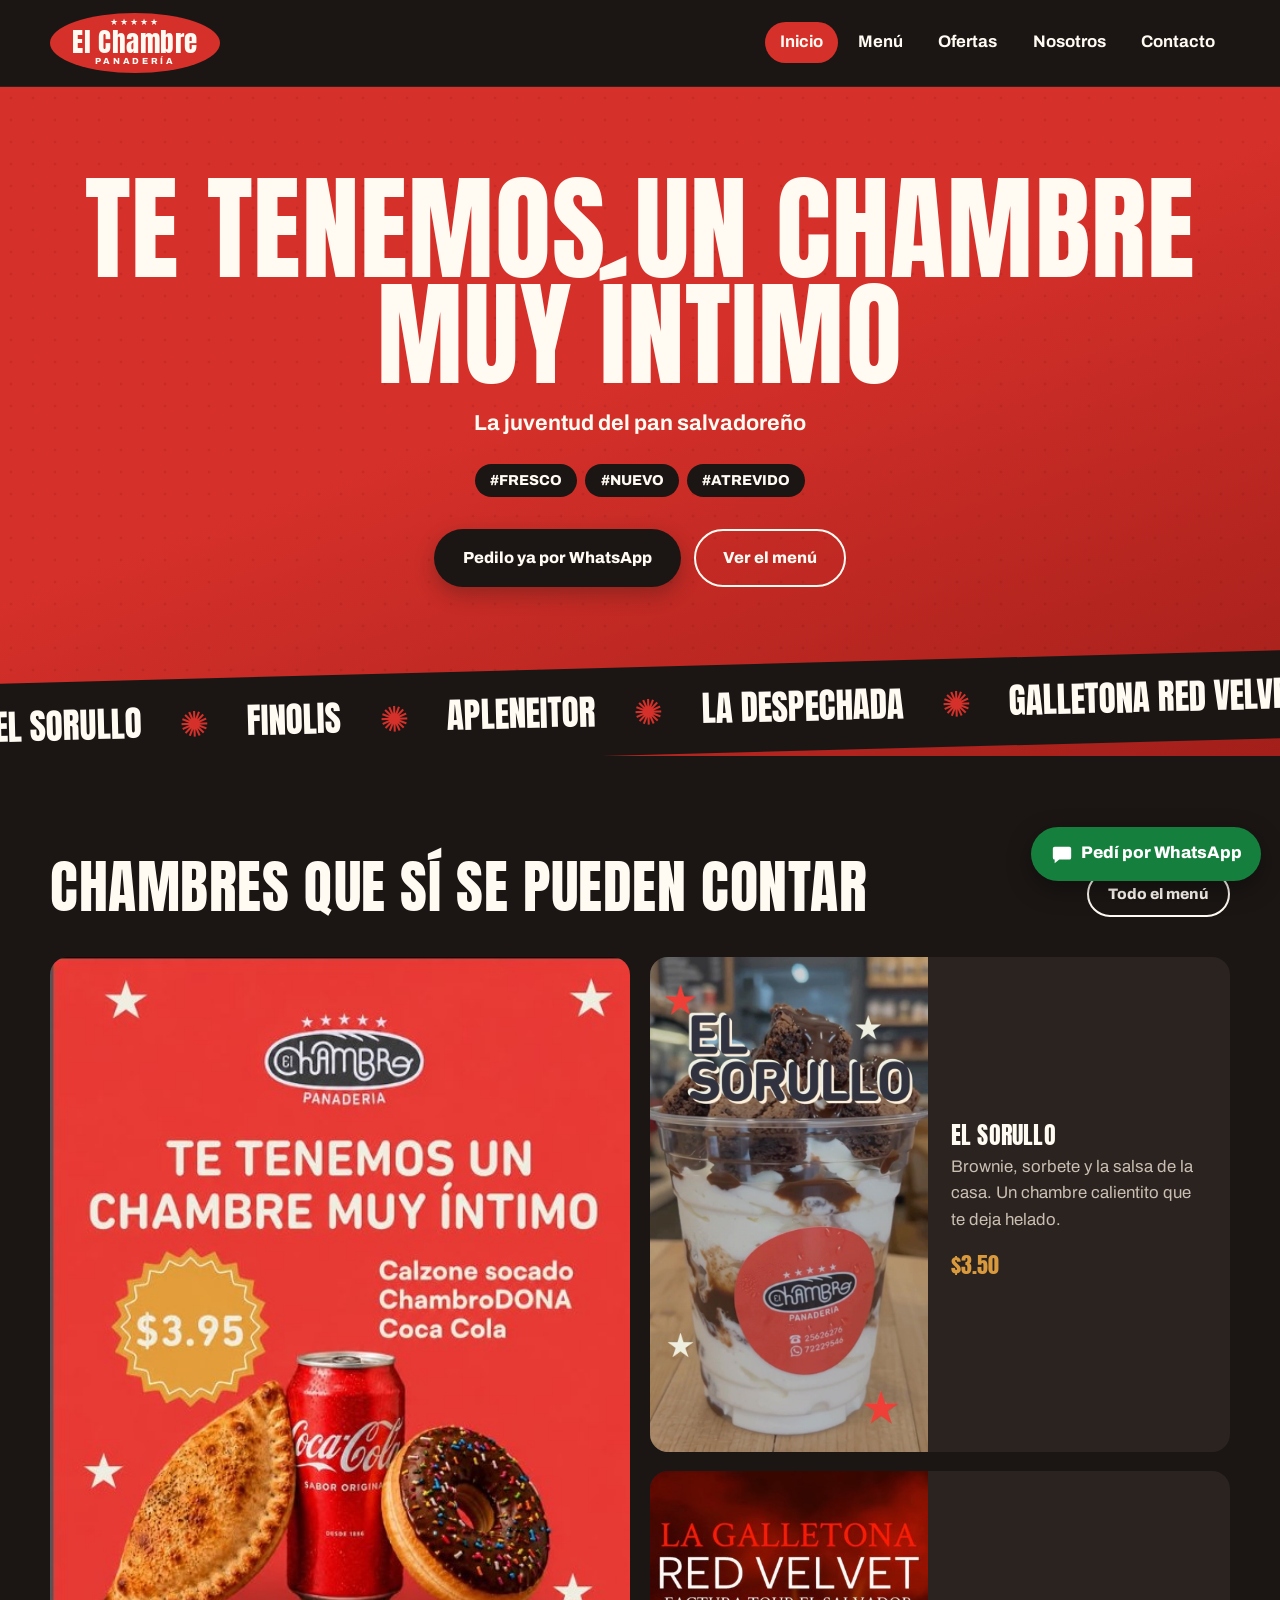
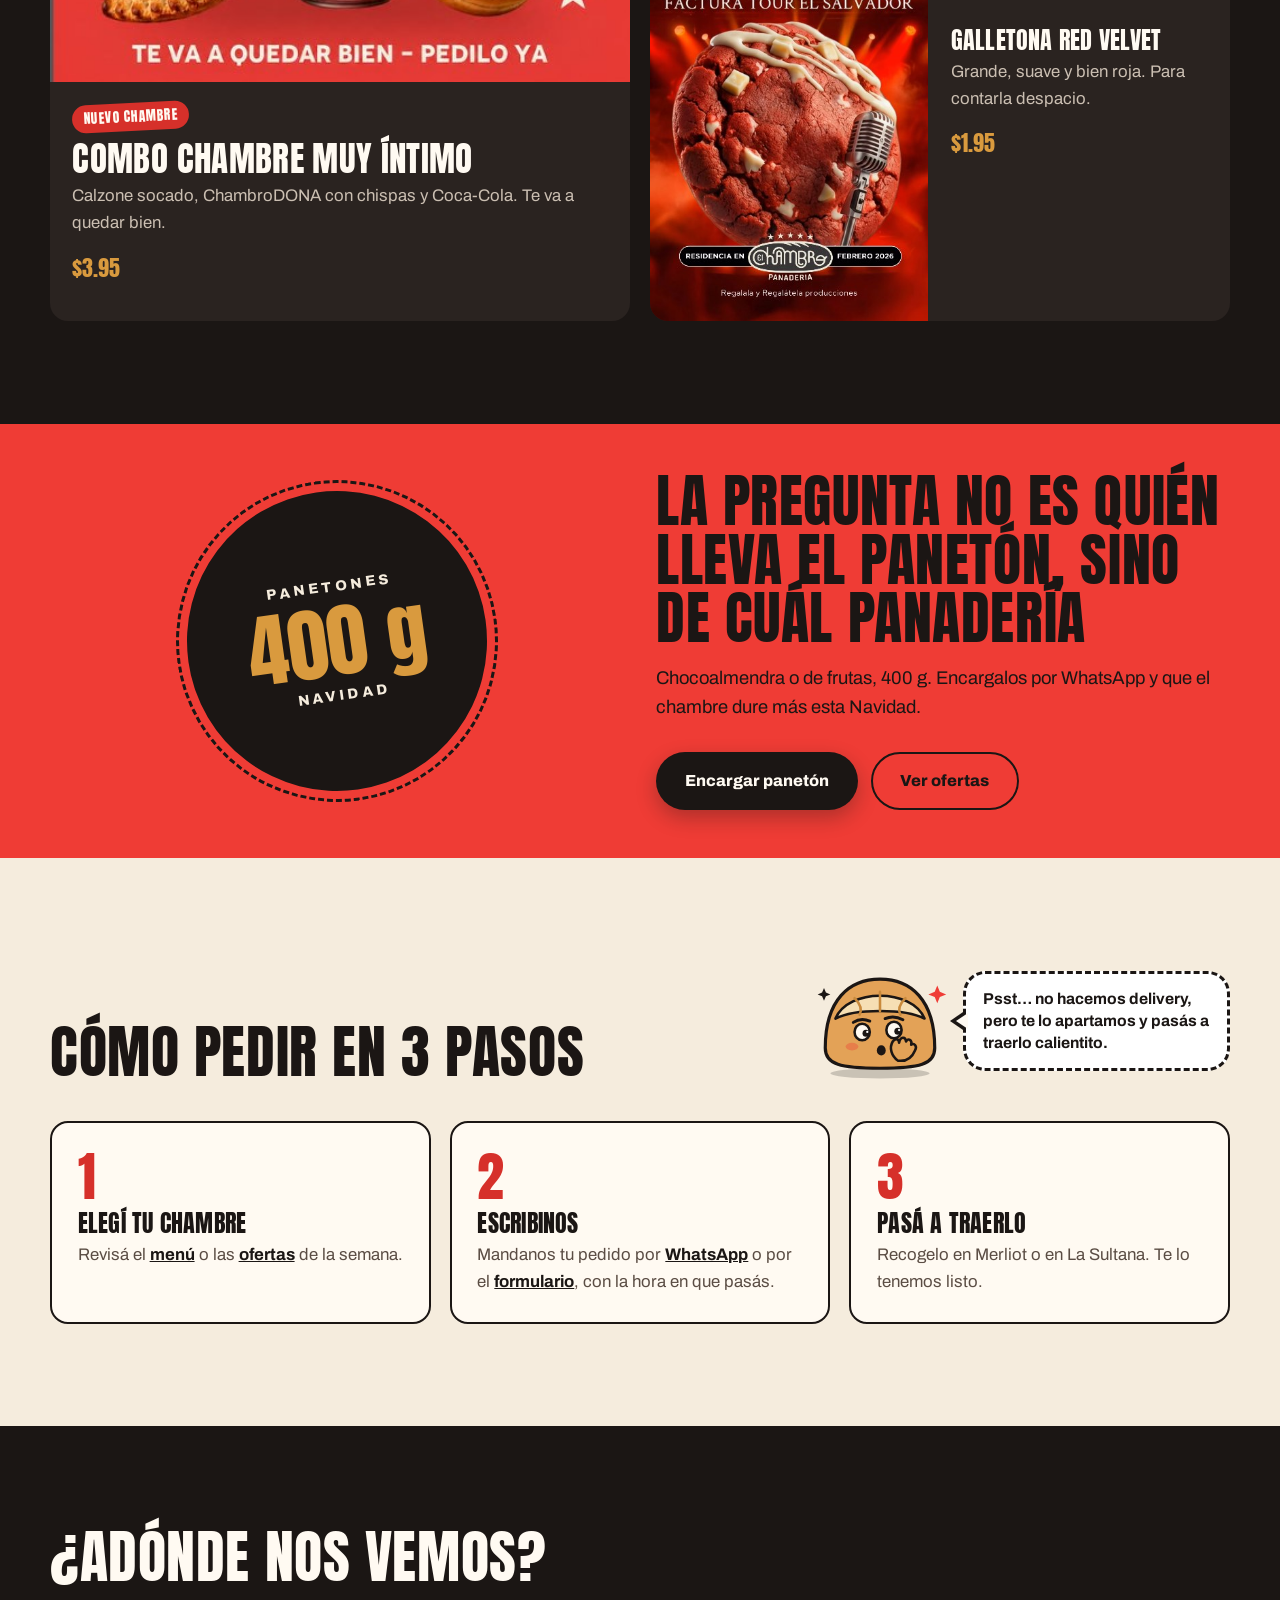
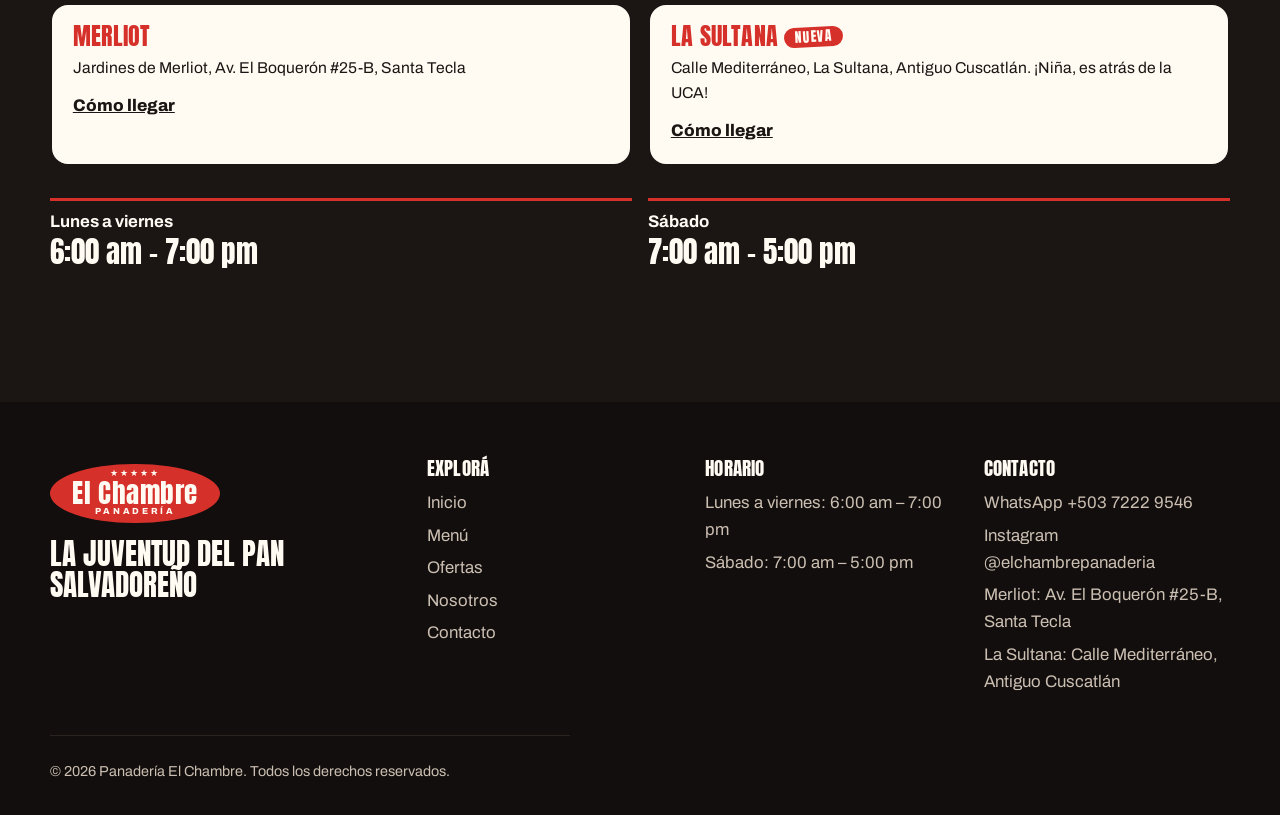
<file: index.html>
<!DOCTYPE html>
<html lang="es">
<head>
  <meta charset="UTF-8">
  <meta name="viewport" content="width=device-width, initial-scale=1">
  <meta name="description" content="Panadería El Chambre en Santa Tecla y La Sultana: pan salvadoreño fresco, nuevo y atrevido. Menú, ofertas y pedidos por WhatsApp.">
  <title>Panadería El Chambre | La juventud del pan salvadoreño</title>
  <link rel="preconnect" href="https://fonts.googleapis.com">
  <link rel="preconnect" href="https://fonts.gstatic.com" crossorigin>
  <link href="https://fonts.googleapis.com/css2?family=Anton&family=Archivo:wght@400;600;700;800&display=swap" rel="stylesheet">
  <link rel="stylesheet" href="css/styles.css">
</head>
<body>

  <header class="site-header">
    <div class="contenedor">
      <a class="logo" href="index.html" aria-label="Panadería El Chambre, ir al inicio">
        <span class="logo-estrellas" aria-hidden="true">★★★★★</span>
        <span class="logo-nombre">El Chambre</span>
        <span class="logo-tipo">Panadería</span>
      </a>
      <nav class="main-nav" aria-label="Navegación principal">
        <ul>
        <li><a href="index.html" aria-current="page">Inicio</a></li>
        <li><a href="menu.html">Menú</a></li>
        <li><a href="ofertas.html">Ofertas</a></li>
        <li><a href="nosotros.html">Nosotros</a></li>
        <li><a href="contacto.html">Contacto</a></li>
        </ul>
      </nav>
    </div>
  </header>

  <main>

    <!-- HERO: mensaje principal y dos acciones -->
    <section class="hero" aria-labelledby="titulo-hero">
      <div class="contenedor hero-titulo">
        <h1 id="titulo-hero">Te tenemos un chambre muy íntimo</h1>
        <p class="hero-sub">La juventud del pan salvadoreño</p>
        <ul class="tags" aria-label="Lo que nos define">
          <li>#FRESCO</li>
          <li>#NUEVO</li>
          <li>#ATREVIDO</li>
        </ul>
        <div class="acciones">
          <a class="btn btn-tinta" href="https://wa.me/50372229546?text=Hola%20El%20Chambre%2C%20quiero%20hacer%20un%20pedido" target="_blank" rel="noopener">Pedilo ya por WhatsApp</a>
          <a class="btn btn-borde" href="menu.html">Ver el menú</a>
        </div>
      </div>

      <!-- Cinta animada con CSS (la lista va dos veces para que el movimiento no se corte) -->
      <div class="cinta" aria-hidden="true">
        <div class="cinta-pista">
          <ul><li>El Sorullo</li><li>Finolis</li><li>Apleneitor</li><li>La Despechada</li><li>Galletona Red Velvet</li><li>ChambroDONA</li><li>Calzone socado</li><li>Frapuchisme</li></ul>
          <ul><li>El Sorullo</li><li>Finolis</li><li>Apleneitor</li><li>La Despechada</li><li>Galletona Red Velvet</li><li>ChambroDONA</li><li>Calzone socado</li><li>Frapuchisme</li></ul>
        </div>
      </div>
    </section>

    <!-- DESTACADOS -->
    <section class="seccion" aria-labelledby="titulo-destacados">
      <div class="contenedor">
        <div class="encabezado-seccion">
          <h2 id="titulo-destacados">Chambres que sí se pueden contar</h2>
          <a class="btn btn-borde btn-sm" href="menu.html">Todo el menú</a>
        </div>

        <div class="destacados">
          <article class="producto producto-grande">
            <figure class="foto">
              <img src="img/productos/combo-chambre.jpg" width="517" height="649" alt="Combo Chambre muy íntimo: calzone socado, ChambroDONA con chispas y Coca-Cola">
            </figure>
            <p class="chisme" aria-label="Chisme del producto">Psst… sale más barato que pedir todo por separado.</p>
            <div class="producto-info">
              <span class="sello">Nuevo chambre</span>
              <h3>Combo Chambre muy íntimo</h3>
              <p>Calzone socado, ChambroDONA con chispas y Coca-Cola. Te va a quedar bien.</p>
              <span class="precio">$3.95</span>
            </div>
          </article>

          <article class="producto">
            <figure class="foto">
              <img class="enfoque-abajo" src="img/productos/sorullo.jpg" width="720" height="1280" alt="Vaso de El Sorullo con capas de brownie, sorbete y salsa de chocolate" loading="lazy">
            </figure>
            <p class="chisme" aria-label="Chisme del producto">Dicen que nadie se lo termina solo. Mentira.</p>
            <div class="producto-info">
              <h3>El Sorullo</h3>
              <p>Brownie, sorbete y la salsa de la casa. Un chambre calientito que te deja helado.</p>
              <span class="precio">$3.50</span>
            </div>
          </article>

          <article class="producto">
            <figure class="foto">
              <img src="img/productos/galletona-red-velvet.jpg" width="409" height="661" alt="Galletona Red Velvet de El Chambre" loading="lazy">
            </figure>
            <p class="chisme" aria-label="Chisme del producto">Tuvo su propia residencia en febrero. Toda una estrella.</p>
            <div class="producto-info">
              <h3>Galletona Red Velvet</h3>
              <p>Grande, suave y bien roja. Para contarla despacio.</p>
              <span class="precio">$1.95</span>
            </div>
          </article>
        </div>
      </div>
    </section>

    <!-- TEMPORADA: sin foto (la ilustración ya sale en Ofertas);
         en su lugar, un sello hecho solo con CSS -->
    <section class="temporada" aria-labelledby="titulo-temporada">
      <div class="contenedor temporada-grid">
        <p class="sello-temporada" aria-hidden="true">
          <span>Panetones</span>
          <strong>400 g</strong>
          <span>Navidad</span>
        </p>
        <div class="temporada-texto">
          <h2 id="titulo-temporada">La pregunta no es quién lleva el panetón, sino de cuál panadería</h2>
          <p>Chocoalmendra o de frutas, 400 g. Encargalos por WhatsApp y que el chambre dure más esta Navidad.</p>
          <div class="acciones">
            <a class="btn btn-tinta" href="https://wa.me/50372229546" target="_blank" rel="noopener">Encargar panetón</a>
            <a class="btn btn-borde" href="ofertas.html">Ver ofertas</a>
          </div>
        </div>
      </div>
    </section>


    <!-- CÓMO PEDIR: secuencia real, por eso es una lista ordenada -->
    <section class="seccion seccion-clara" aria-labelledby="titulo-pasos">
      <div class="contenedor">
        <div class="encabezado-seccion">
          <h2 id="titulo-pasos">Cómo pedir en 3 pasos</h2>
          <div class="chambrito chambrito-claro">
          <img src="img/chambrito.svg" alt="" width="130" height="112">
          <p class="globo">Psst… no hacemos delivery, pero te lo apartamos y pasás a traerlo calientito.</p>
        </div>
        </div>
        <ol class="pasos">
          <li>
            <h3>Elegí tu chambre</h3>
            <p>Revisá el <a href="menu.html">menú</a> o las <a href="ofertas.html">ofertas</a> de la semana.</p>
          </li>
          <li>
            <h3>Escribinos</h3>
            <p>Mandanos tu pedido por <a href="https://wa.me/50372229546?text=Hola%20El%20Chambre%2C%20quiero%20hacer%20un%20pedido" target="_blank" rel="noopener">WhatsApp</a> o por el <a href="contacto.html">formulario</a>, con la hora en que pasás.</p>
          </li>
          <li>
            <h3>Pasá a traerlo</h3>
            <p>Recogelo en Merliot o en La Sultana. Te lo tenemos listo.</p>
          </li>
        </ol>
      </div>
    </section>

    <!-- VISITANOS: las dos sucursales y el horario -->
    <section class="seccion" aria-labelledby="titulo-visita">
      <div class="contenedor">
        <h2 id="titulo-visita">¿Adónde nos vemos?</h2>

        <div class="sucursales">
          <article class="sucursal">
            <h3>Merliot</h3>
            <address>Jardines de Merliot, Av. El Boquerón #25-B, Santa Tecla</address>
            <a href="https://www.google.com/maps/search/?api=1&amp;query=Avenida+El+Boquer%C3%B3n+Jardines+de+Merliot+Santa+Tecla" target="_blank" rel="noopener">Cómo llegar</a>
          </article>
          <article class="sucursal">
            <h3>La Sultana <span class="sello">Nueva</span></h3>
            <address>Calle Mediterráneo, La Sultana, Antiguo Cuscatlán. ¡Niña, es atrás de la UCA!</address>
            <a href="https://www.google.com/maps/search/?api=1&amp;query=Calle+Mediterr%C3%A1neo+La+Sultana+Antiguo+Cuscatl%C3%A1n" target="_blank" rel="noopener">Cómo llegar</a>
          </article>
        </div>

        <dl class="horario">
          <div><dt>Lunes a viernes</dt><dd>6:00 am – 7:00 pm</dd></div>
          <div><dt>Sábado</dt><dd>7:00 am – 5:00 pm</dd></div>
        </dl>
      </div>
    </section>

  </main>

  <footer class="site-footer">
    <div class="contenedor">
      <div class="footer-grid">
        <div>
          <a class="logo" href="index.html" aria-label="Panadería El Chambre, ir al inicio">
            <span class="logo-estrellas" aria-hidden="true">★★★★★</span>
            <span class="logo-nombre">El Chambre</span>
            <span class="logo-tipo">Panadería</span>
          </a>
          <p class="footer-lema">La juventud del pan salvadoreño</p>
        </div>
        <nav aria-label="Navegación del pie de página">
          <h2>Explorá</h2>
          <ul>
            <li><a href="index.html">Inicio</a></li>
            <li><a href="menu.html">Menú</a></li>
            <li><a href="ofertas.html">Ofertas</a></li>
            <li><a href="nosotros.html">Nosotros</a></li>
            <li><a href="contacto.html">Contacto</a></li>
          </ul>
        </nav>
        <div>
          <h2>Horario</h2>
          <ul>
            <li>Lunes a viernes: 6:00 am – 7:00 pm</li>
            <li>Sábado: 7:00 am – 5:00 pm</li>
          </ul>
        </div>
        <div>
          <h2>Contacto</h2>
          <address>
            <ul>
              <li><a href="https://wa.me/50372229546" target="_blank" rel="noopener">WhatsApp +503 7222 9546</a></li>
              <li><a href="https://www.instagram.com/elchambrepanaderia" target="_blank" rel="noopener">Instagram @elchambrepanaderia</a></li>
              <li>Merliot: Av. El Boquerón #25-B, Santa Tecla</li>
              <li>La Sultana: Calle Mediterráneo, Antiguo Cuscatlán</li>
            </ul>
          </address>
        </div>
      </div>
      <p class="footer-legal">&copy; 2026 Panadería El Chambre. Todos los derechos reservados.</p>
    </div>
  </footer>

  <!-- Botón fijo de WhatsApp: visible en todas las páginas -->
  <a class="wa-flotante" href="https://wa.me/50372229546?text=Hola%20El%20Chambre%2C%20quiero%20hacer%20un%20pedido" target="_blank" rel="noopener" aria-label="Pedir por WhatsApp">
    <svg viewBox="0 0 24 24" aria-hidden="true"><path d="M4 4h16a2 2 0 0 1 2 2v10a2 2 0 0 1-2 2H9l-5 4v-4a2 2 0 0 1-2-2V6a2 2 0 0 1 2-2z" fill="currentColor"/></svg>
    <span>Pedí por WhatsApp</span>
  </a>

</body>
</html>
</file>
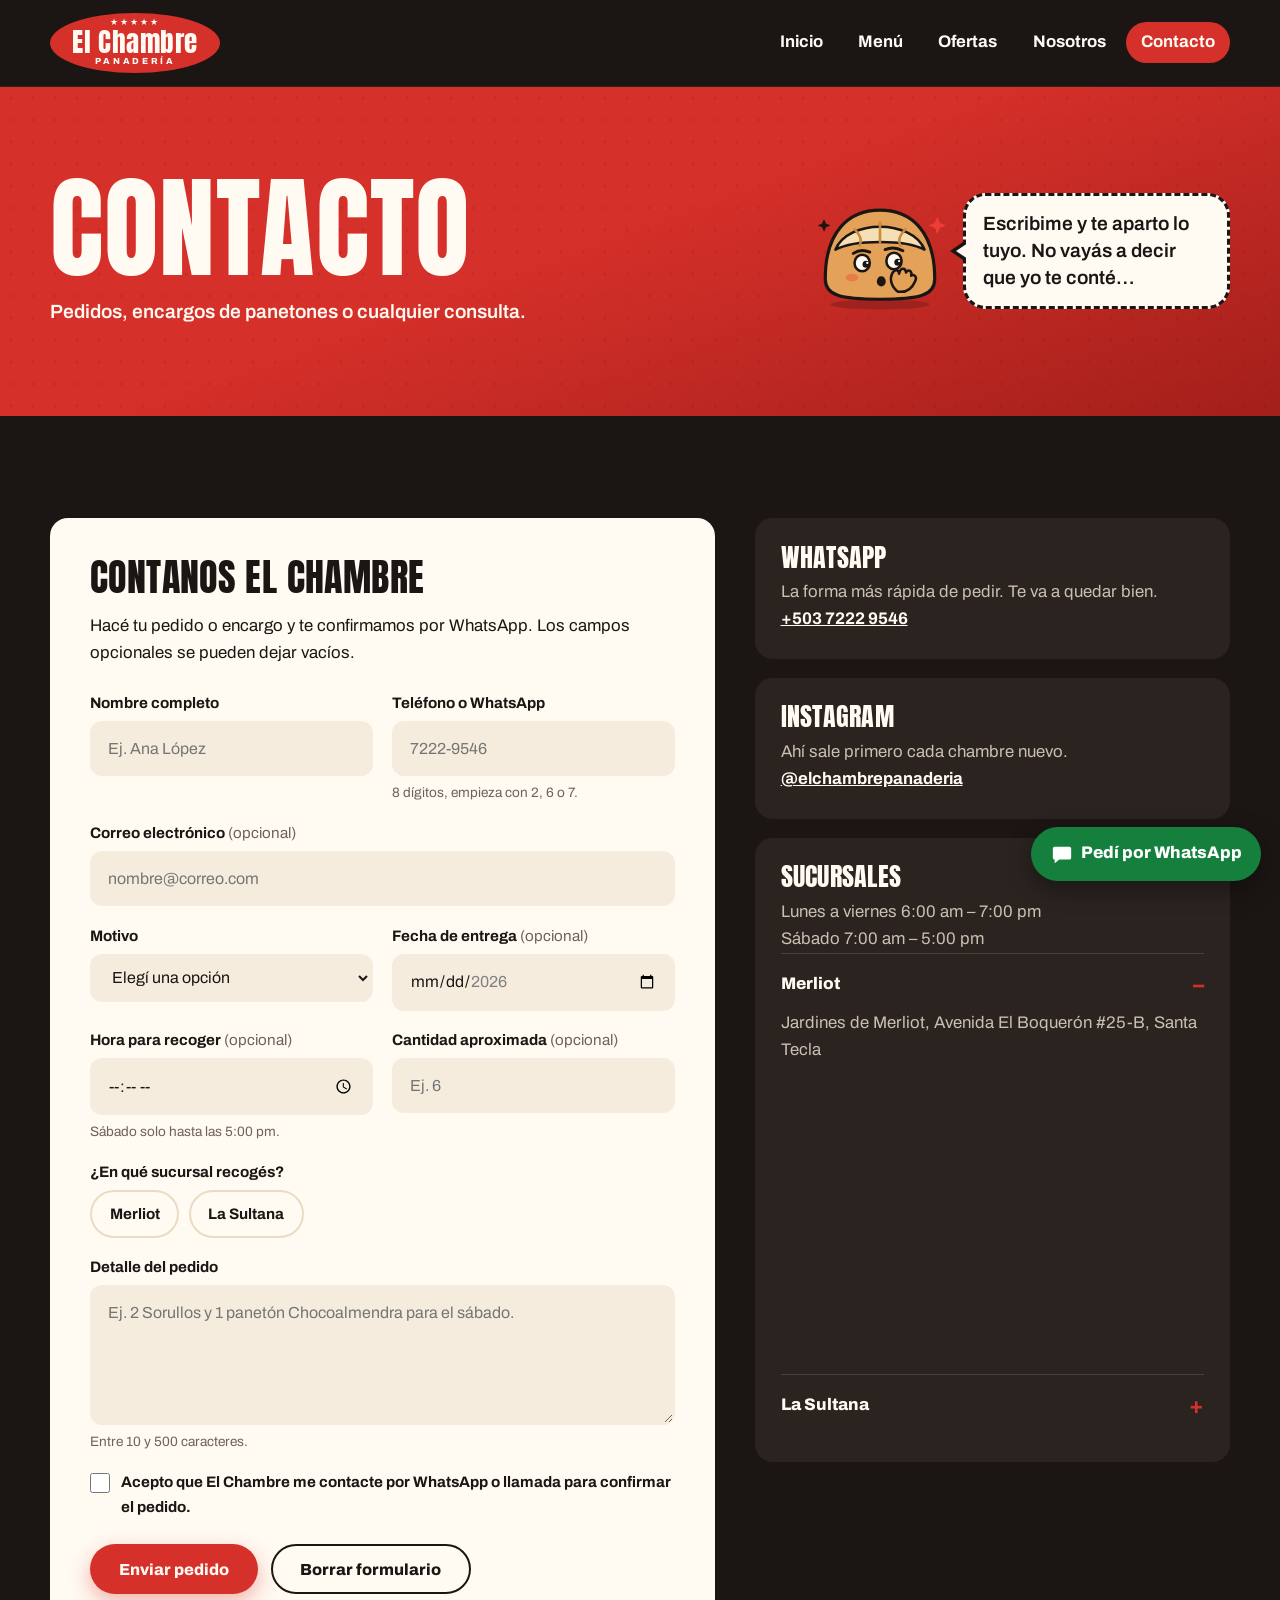
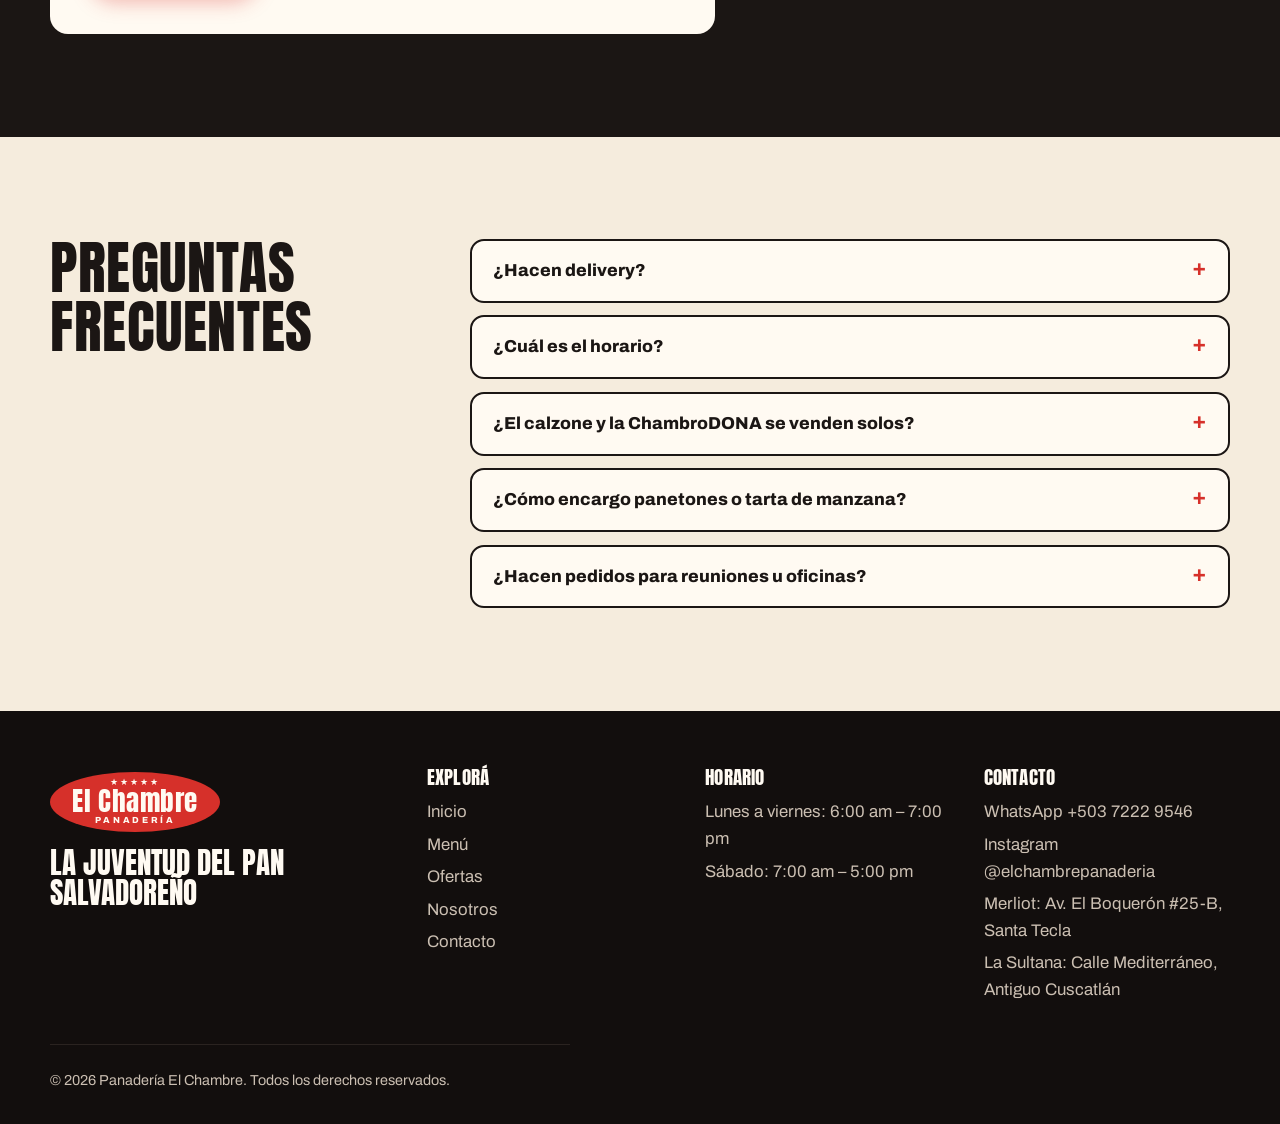
<file: contacto.html>
<!DOCTYPE html>
<html lang="es">
<head>
  <meta charset="UTF-8">
  <meta name="viewport" content="width=device-width, initial-scale=1">
  <meta name="description" content="Hacé tu pedido o encargo en Panadería El Chambre, sucursales Merliot y La Sultana. WhatsApp +503 7222 9546.">
  <title>Contacto | Panadería El Chambre</title>
  <link rel="preconnect" href="https://fonts.googleapis.com">
  <link rel="preconnect" href="https://fonts.gstatic.com" crossorigin>
  <link href="https://fonts.googleapis.com/css2?family=Anton&family=Archivo:wght@400;600;700;800&display=swap" rel="stylesheet">
  <link rel="stylesheet" href="css/styles.css">
</head>
<body>

  <header class="site-header">
    <div class="contenedor">
      <a class="logo" href="index.html" aria-label="Panadería El Chambre, ir al inicio">
        <span class="logo-estrellas" aria-hidden="true">★★★★★</span>
        <span class="logo-nombre">El Chambre</span>
        <span class="logo-tipo">Panadería</span>
      </a>
      <nav class="main-nav" aria-label="Navegación principal">
        <ul>
        <li><a href="index.html">Inicio</a></li>
        <li><a href="menu.html">Menú</a></li>
        <li><a href="ofertas.html">Ofertas</a></li>
        <li><a href="nosotros.html">Nosotros</a></li>
        <li><a href="contacto.html" aria-current="page">Contacto</a></li>
        </ul>
      </nav>
    </div>
  </header>

  <main>
    <section class="page-hero" aria-labelledby="titulo-pagina">
      <div class="contenedor page-hero-grid">
        <div>
          <h1 id="titulo-pagina">Contacto</h1>
          <p>Pedidos, encargos de panetones o cualquier consulta.</p>
        </div>
        <div class="chambrito ">
          <img src="img/chambrito.svg" alt="" width="130" height="112">
          <p class="globo">Escribime y te aparto lo tuyo. No vayás a decir que yo te conté…</p>
        </div>
      </div>
    </section>

    <section class="seccion" aria-label="Formulario e información de contacto">
      <div class="contenedor contacto-grid">

        <!-- Formulario: validación solo con atributos HTML (sin JavaScript) -->
        <form class="formulario" action="gracias.html" method="get" aria-labelledby="titulo-form">
          <h2 id="titulo-form">Contanos el chambre</h2>
          <p>Hacé tu pedido o encargo y te confirmamos por WhatsApp. Los campos opcionales se pueden dejar vacíos.</p>

          <div class="form-grid">
            <div class="campo">
              <label for="nombre">Nombre completo</label>
              <input type="text" id="nombre" name="nombre" autocomplete="name" required minlength="3" maxlength="60" placeholder="Ej. Ana López">
            </div>

            <div class="campo">
              <label for="telefono">Teléfono o WhatsApp</label>
              <input type="tel" id="telefono" name="telefono" autocomplete="tel" required pattern="[267][0-9]{3}-?[0-9]{4}" placeholder="7222-9546" aria-describedby="ayuda-telefono">
              <small class="ayuda" id="ayuda-telefono">8 dígitos, empieza con 2, 6 o 7.</small>
            </div>

            <div class="campo campo-completo">
              <label for="correo">Correo electrónico <span class="opcional">(opcional)</span></label>
              <input type="email" id="correo" name="correo" autocomplete="email" placeholder="nombre@correo.com">
            </div>

            <div class="campo">
              <label for="motivo">Motivo</label>
              <select id="motivo" name="motivo" required>
                <option value="">Elegí una opción</option>
                <optgroup label="Pedidos">
                  <option value="pedido">Pedido para recoger</option>
                  <option value="evento">Pedido para reunión o evento</option>
                </optgroup>
                <optgroup label="Encargos de temporada">
                  <option value="panetones">Panetones</option>
                  <option value="tarta">Tarta de manzana</option>
                </optgroup>
                <option value="consulta">Consulta general</option>
              </select>
            </div>

            <div class="campo">
              <label for="fecha">Fecha de entrega <span class="opcional">(opcional)</span></label>
              <input type="date" id="fecha" name="fecha" min="2026-09-29" max="2026-12-31">
            </div>

            <div class="campo">
              <label for="hora">Hora para recoger <span class="opcional">(opcional)</span></label>
              <input type="time" id="hora" name="hora" min="06:00" max="19:00" step="900" aria-describedby="ayuda-hora">
              <small class="ayuda" id="ayuda-hora">Sábado solo hasta las 5:00 pm.</small>
            </div>

            <div class="campo">
              <label for="cantidad">Cantidad aproximada <span class="opcional">(opcional)</span></label>
              <input type="number" id="cantidad" name="cantidad" min="1" max="300" step="1" placeholder="Ej. 6">
            </div>

            <fieldset class="campo campo-completo">
              <legend>¿En qué sucursal recogés?</legend>
              <div class="opciones">
                <label class="opcion">
                  <input type="radio" name="sucursal" value="merliot" required>
                  <span>Merliot</span>
                </label>
                <label class="opcion">
                  <input type="radio" name="sucursal" value="la-sultana">
                  <span>La Sultana</span>
                </label>
              </div>
            </fieldset>

            <div class="campo campo-completo">
              <label for="mensaje">Detalle del pedido</label>
              <textarea id="mensaje" name="mensaje" required minlength="10" maxlength="500" placeholder="Ej. 2 Sorullos y 1 panetón Chocoalmendra para el sábado."></textarea>
              <small class="ayuda">Entre 10 y 500 caracteres.</small>
            </div>

            <div class="campo campo-completo">
              <label class="check" for="acepto">
                <input type="checkbox" id="acepto" name="acepto" required>
                <span>Acepto que El Chambre me contacte por WhatsApp o llamada para confirmar el pedido.</span>
              </label>
            </div>

            <div class="form-acciones">
              <button class="btn btn-rojo" type="submit">Enviar pedido</button>
              <button class="btn btn-borde" type="reset">Borrar formulario</button>
            </div>
          </div>
        </form>

        <aside class="contacto-info" aria-label="Otras formas de contacto">
          <article class="contacto-card">
            <h2>WhatsApp</h2>
            <p>La forma más rápida de pedir. Te va a quedar bien.</p>
            <p><a href="https://wa.me/50372229546" target="_blank" rel="noopener">+503 7222 9546</a></p>
          </article>
          <article class="contacto-card">
            <h2>Instagram</h2>
            <p>Ahí sale primero cada chambre nuevo.</p>
            <p><a href="https://www.instagram.com/elchambrepanaderia" target="_blank" rel="noopener">@elchambrepanaderia</a></p>
          </article>
          <article class="contacto-card">
            <h2>Sucursales</h2>
            <p>Lunes a viernes 6:00 am – 7:00 pm<br>Sábado 7:00 am – 5:00 pm</p>
            <!-- details/summary: se abre y cierra sin JavaScript -->
            <details class="sucursal-mapa" open>
              <summary>Merliot</summary>
              <address>Jardines de Merliot, Avenida El Boquerón #25-B, Santa Tecla</address>
              <div class="mapa">
                <iframe src="https://www.google.com/maps?q=Avenida+El+Boquer%C3%B3n+Jardines+de+Merliot+Santa+Tecla+El+Salvador&amp;output=embed" title="Mapa de la sucursal Merliot" loading="lazy" referrerpolicy="no-referrer-when-downgrade"></iframe>
              </div>
            </details>
            <details class="sucursal-mapa">
              <summary>La Sultana</summary>
              <address>Calle Mediterráneo, La Sultana, Antiguo Cuscatlán. Atrás de la UCA.</address>
              <div class="mapa">
                <iframe src="https://www.google.com/maps?q=Calle+Mediterr%C3%A1neo+La+Sultana+Antiguo+Cuscatl%C3%A1n+El+Salvador&amp;output=embed" title="Mapa de la sucursal La Sultana" loading="lazy" referrerpolicy="no-referrer-when-downgrade"></iframe>
              </div>
            </details>
          </article>
        </aside>

      </div>
    </section>

    <!-- PREGUNTAS FRECUENTES: details/summary, sin JavaScript -->
    <section class="seccion seccion-clara" aria-labelledby="titulo-faq">
      <div class="contenedor faq">
        <h2 id="titulo-faq">Preguntas frecuentes</h2>
        <div class="faq-lista">
          <details>
            <summary>¿Hacen delivery?</summary>
            <p>Fijate que no. Pero escribinos por WhatsApp, te lo apartamos y pasás a traerlo calientito a Merliot o La Sultana.</p>
          </details>
          <details>
            <summary>¿Cuál es el horario?</summary>
            <p>Lunes a viernes de 6:00 am a 7:00 pm y sábado de 7:00 am a 5:00 pm.</p>
          </details>
          <details>
            <summary>¿El calzone y la ChambroDONA se venden solos?</summary>
            <p>No, solo vienen en el Combo Chambre muy íntimo: calzone, dona y Coca-Cola por $3.95.</p>
          </details>
          <details>
            <summary>¿Cómo encargo panetones o tarta de manzana?</summary>
            <p>Por WhatsApp al 7222-9546 o con el formulario de esta página. Los encargos de temporada se llenan rápido, así que entre más antes, mejor.</p>
          </details>
          <details>
            <summary>¿Hacen pedidos para reuniones u oficinas?</summary>
            <p>Sí. Contanos cuántas personas son, qué te gustaría y para qué fecha, y te armamos el pedido. Mirá la sección <a href="ofertas.html#titulo-eventos">Pa' tu reunión o cumple</a>.</p>
          </details>
        </div>
      </div>
    </section>
  </main>

  <footer class="site-footer">
    <div class="contenedor">
      <div class="footer-grid">
        <div>
          <a class="logo" href="index.html" aria-label="Panadería El Chambre, ir al inicio">
            <span class="logo-estrellas" aria-hidden="true">★★★★★</span>
            <span class="logo-nombre">El Chambre</span>
            <span class="logo-tipo">Panadería</span>
          </a>
          <p class="footer-lema">La juventud del pan salvadoreño</p>
        </div>
        <nav aria-label="Navegación del pie de página">
          <h2>Explorá</h2>
          <ul>
            <li><a href="index.html">Inicio</a></li>
            <li><a href="menu.html">Menú</a></li>
            <li><a href="ofertas.html">Ofertas</a></li>
            <li><a href="nosotros.html">Nosotros</a></li>
            <li><a href="contacto.html">Contacto</a></li>
          </ul>
        </nav>
        <div>
          <h2>Horario</h2>
          <ul>
            <li>Lunes a viernes: 6:00 am – 7:00 pm</li>
            <li>Sábado: 7:00 am – 5:00 pm</li>
          </ul>
        </div>
        <div>
          <h2>Contacto</h2>
          <address>
            <ul>
              <li><a href="https://wa.me/50372229546" target="_blank" rel="noopener">WhatsApp +503 7222 9546</a></li>
              <li><a href="https://www.instagram.com/elchambrepanaderia" target="_blank" rel="noopener">Instagram @elchambrepanaderia</a></li>
              <li>Merliot: Av. El Boquerón #25-B, Santa Tecla</li>
              <li>La Sultana: Calle Mediterráneo, Antiguo Cuscatlán</li>
            </ul>
          </address>
        </div>
      </div>
      <p class="footer-legal">&copy; 2026 Panadería El Chambre. Todos los derechos reservados.</p>
    </div>
  </footer>

  <!-- Botón fijo de WhatsApp: visible en todas las páginas -->
  <a class="wa-flotante" href="https://wa.me/50372229546?text=Hola%20El%20Chambre%2C%20quiero%20hacer%20un%20pedido" target="_blank" rel="noopener" aria-label="Pedir por WhatsApp">
    <svg viewBox="0 0 24 24" aria-hidden="true"><path d="M4 4h16a2 2 0 0 1 2 2v10a2 2 0 0 1-2 2H9l-5 4v-4a2 2 0 0 1-2-2V6a2 2 0 0 1 2-2z" fill="currentColor"/></svg>
    <span>Pedí por WhatsApp</span>
  </a>

</body>
</html>
</file>
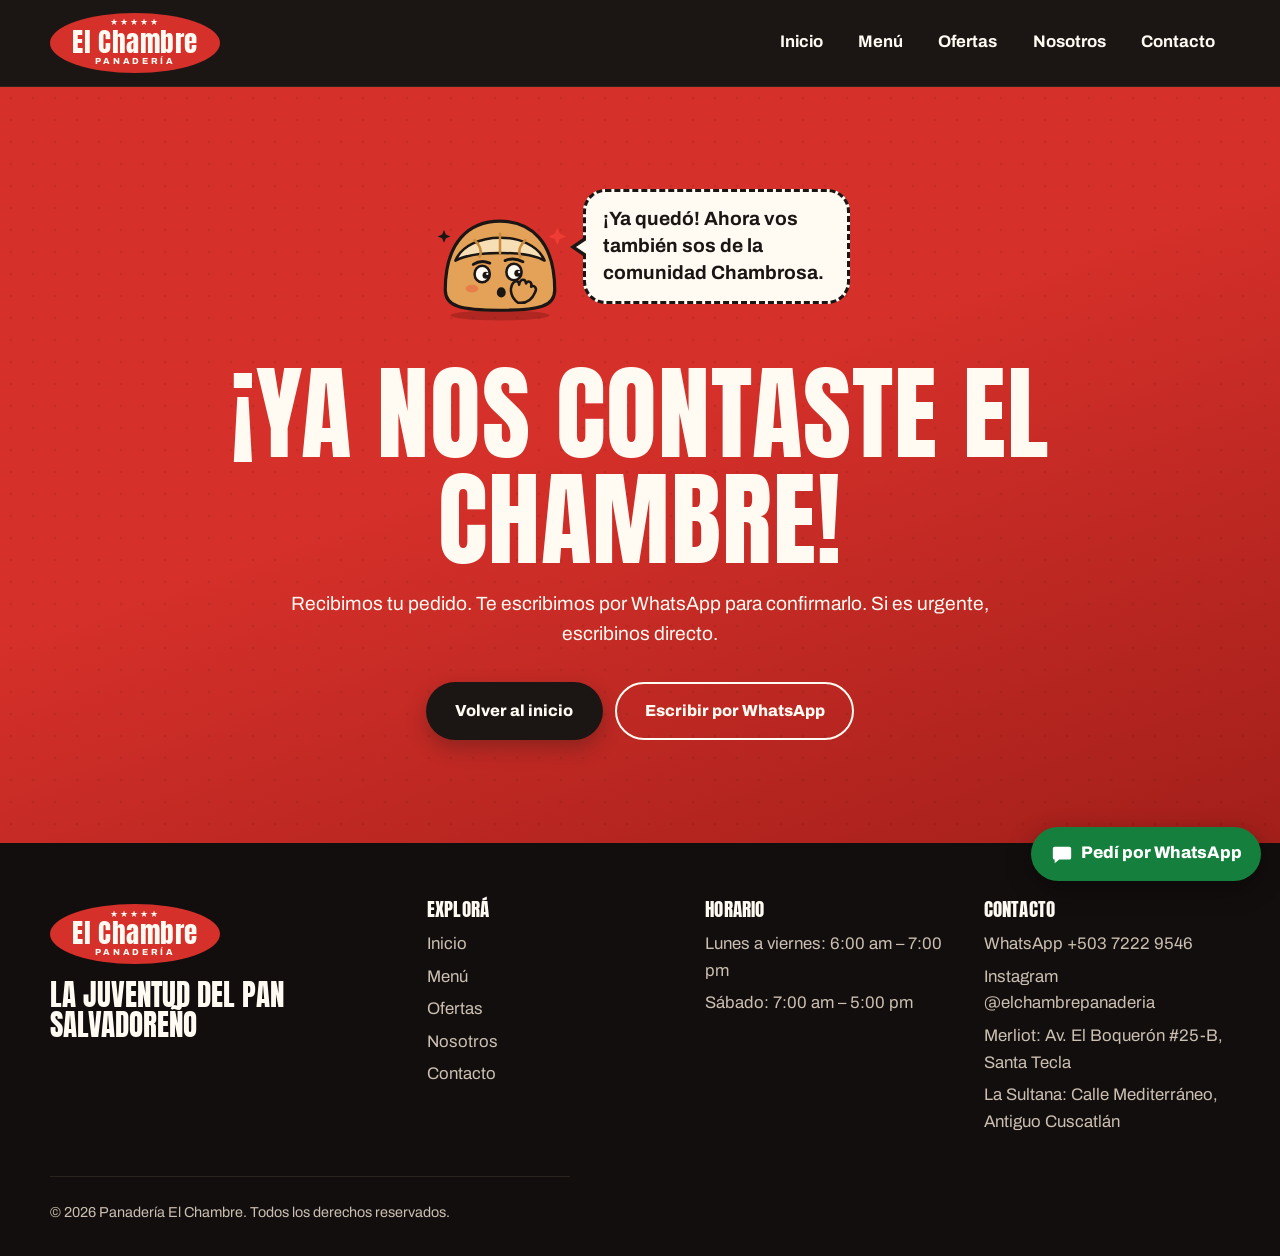
<file: gracias.html>
<!DOCTYPE html>
<html lang="es">
<head>
  <meta charset="UTF-8">
  <meta name="viewport" content="width=device-width, initial-scale=1">
  <meta name="description" content="Confirmación de pedido en Panadería El Chambre.">
  <title>Pedido enviado | Panadería El Chambre</title>
  <link rel="preconnect" href="https://fonts.googleapis.com">
  <link rel="preconnect" href="https://fonts.gstatic.com" crossorigin>
  <link href="https://fonts.googleapis.com/css2?family=Anton&family=Archivo:wght@400;600;700;800&display=swap" rel="stylesheet">
  <link rel="stylesheet" href="css/styles.css">
</head>
<body>

  <header class="site-header">
    <div class="contenedor">
      <a class="logo" href="index.html" aria-label="Panadería El Chambre, ir al inicio">
        <span class="logo-estrellas" aria-hidden="true">★★★★★</span>
        <span class="logo-nombre">El Chambre</span>
        <span class="logo-tipo">Panadería</span>
      </a>
      <nav class="main-nav" aria-label="Navegación principal">
        <ul>
        <li><a href="index.html">Inicio</a></li>
        <li><a href="menu.html">Menú</a></li>
        <li><a href="ofertas.html">Ofertas</a></li>
        <li><a href="nosotros.html">Nosotros</a></li>
        <li><a href="contacto.html">Contacto</a></li>
        </ul>
      </nav>
    </div>
  </header>

  <main>
    <section class="seccion seccion-roja gracias" aria-labelledby="titulo-gracias">
      <div class="contenedor">
        <div class="chambrito chambrito-centro">
          <img src="img/chambrito.svg" alt="" width="130" height="112">
          <p class="globo">¡Ya quedó! Ahora vos también sos de la comunidad Chambrosa.</p>
        </div>
        <h1 id="titulo-gracias">¡Ya nos contaste el chambre!</h1>
        <p>Recibimos tu pedido. Te escribimos por WhatsApp para confirmarlo. Si es urgente, escribinos directo.</p>
        <div class="acciones">
          <a class="btn btn-tinta" href="index.html">Volver al inicio</a>
          <a class="btn btn-borde" href="https://wa.me/50372229546" target="_blank" rel="noopener">Escribir por WhatsApp</a>
        </div>
      </div>
    </section>
  </main>

  <footer class="site-footer">
    <div class="contenedor">
      <div class="footer-grid">
        <div>
          <a class="logo" href="index.html" aria-label="Panadería El Chambre, ir al inicio">
            <span class="logo-estrellas" aria-hidden="true">★★★★★</span>
            <span class="logo-nombre">El Chambre</span>
            <span class="logo-tipo">Panadería</span>
          </a>
          <p class="footer-lema">La juventud del pan salvadoreño</p>
        </div>
        <nav aria-label="Navegación del pie de página">
          <h2>Explorá</h2>
          <ul>
            <li><a href="index.html">Inicio</a></li>
            <li><a href="menu.html">Menú</a></li>
            <li><a href="ofertas.html">Ofertas</a></li>
            <li><a href="nosotros.html">Nosotros</a></li>
            <li><a href="contacto.html">Contacto</a></li>
          </ul>
        </nav>
        <div>
          <h2>Horario</h2>
          <ul>
            <li>Lunes a viernes: 6:00 am – 7:00 pm</li>
            <li>Sábado: 7:00 am – 5:00 pm</li>
          </ul>
        </div>
        <div>
          <h2>Contacto</h2>
          <address>
            <ul>
              <li><a href="https://wa.me/50372229546" target="_blank" rel="noopener">WhatsApp +503 7222 9546</a></li>
              <li><a href="https://www.instagram.com/elchambrepanaderia" target="_blank" rel="noopener">Instagram @elchambrepanaderia</a></li>
              <li>Merliot: Av. El Boquerón #25-B, Santa Tecla</li>
              <li>La Sultana: Calle Mediterráneo, Antiguo Cuscatlán</li>
            </ul>
          </address>
        </div>
      </div>
      <p class="footer-legal">&copy; 2026 Panadería El Chambre. Todos los derechos reservados.</p>
    </div>
  </footer>

  <!-- Botón fijo de WhatsApp: visible en todas las páginas -->
  <a class="wa-flotante" href="https://wa.me/50372229546?text=Hola%20El%20Chambre%2C%20quiero%20hacer%20un%20pedido" target="_blank" rel="noopener" aria-label="Pedir por WhatsApp">
    <svg viewBox="0 0 24 24" aria-hidden="true"><path d="M4 4h16a2 2 0 0 1 2 2v10a2 2 0 0 1-2 2H9l-5 4v-4a2 2 0 0 1-2-2V6a2 2 0 0 1 2-2z" fill="currentColor"/></svg>
    <span>Pedí por WhatsApp</span>
  </a>

</body>
</html>
</file>
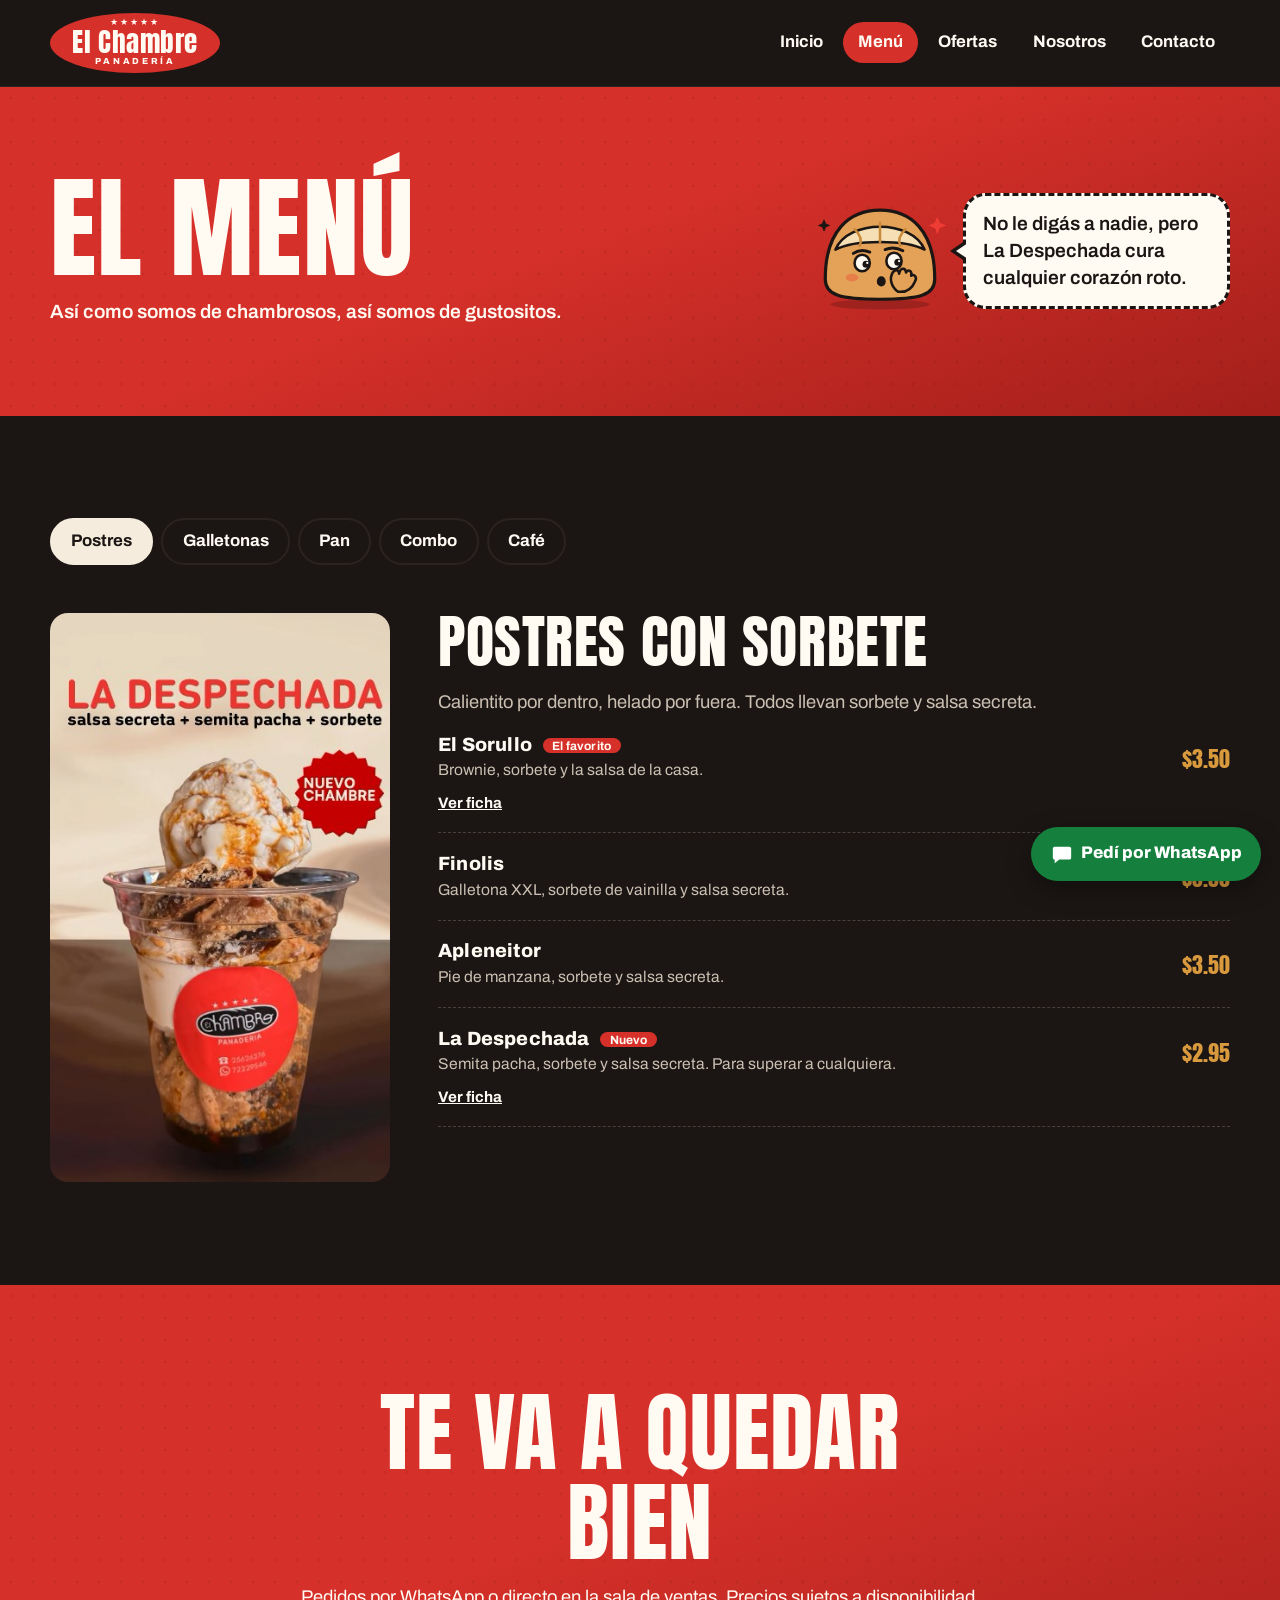
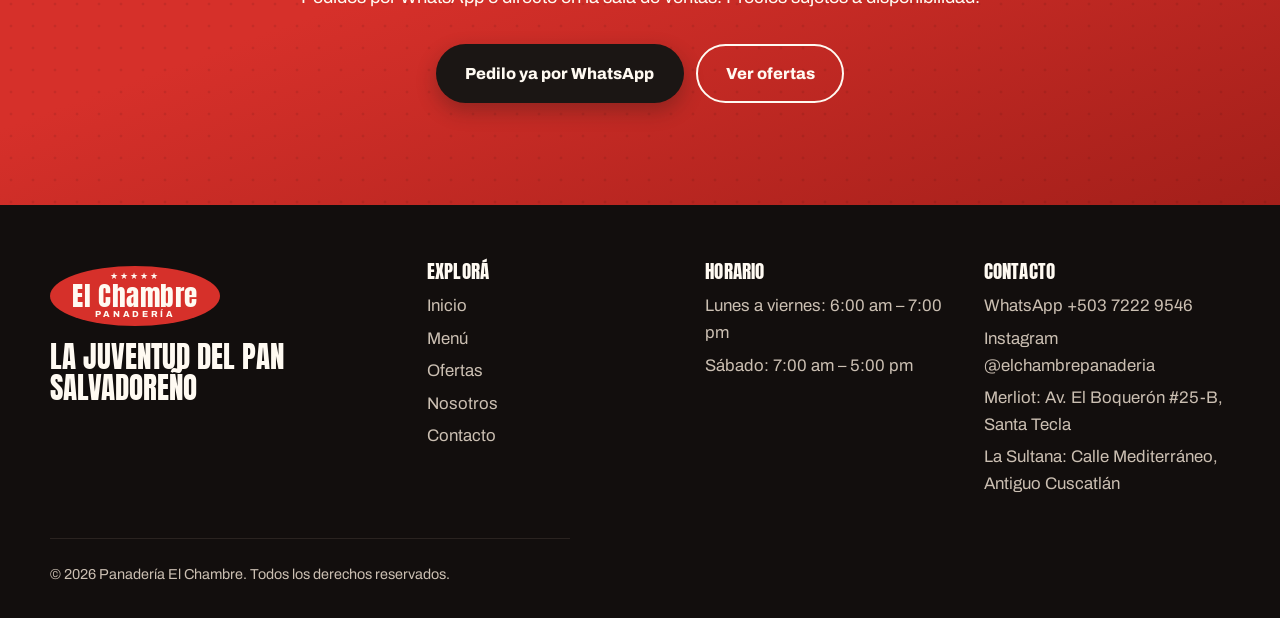
<file: menu.html>
<!DOCTYPE html>
<html lang="es">
<head>
  <meta charset="UTF-8">
  <meta name="viewport" content="width=device-width, initial-scale=1">
  <meta name="description" content="Menú de Panadería El Chambre: postres con sorbete, galletonas, pan salvadoreño, combo salado y café, con precios.">
  <title>Menú | Panadería El Chambre</title>
  <link rel="preconnect" href="https://fonts.googleapis.com">
  <link rel="preconnect" href="https://fonts.gstatic.com" crossorigin>
  <link href="https://fonts.googleapis.com/css2?family=Anton&family=Archivo:wght@400;600;700;800&display=swap" rel="stylesheet">
  <link rel="stylesheet" href="css/styles.css">
</head>
<body>

  <header class="site-header">
    <div class="contenedor">
      <a class="logo" href="index.html" aria-label="Panadería El Chambre, ir al inicio">
        <span class="logo-estrellas" aria-hidden="true">★★★★★</span>
        <span class="logo-nombre">El Chambre</span>
        <span class="logo-tipo">Panadería</span>
      </a>
      <nav class="main-nav" aria-label="Navegación principal">
        <ul>
        <li><a href="index.html">Inicio</a></li>
        <li><a href="menu.html" aria-current="page">Menú</a></li>
        <li><a href="ofertas.html">Ofertas</a></li>
        <li><a href="nosotros.html">Nosotros</a></li>
        <li><a href="contacto.html">Contacto</a></li>
        </ul>
      </nav>
    </div>
  </header>

  <main>
    <section class="page-hero" aria-labelledby="titulo-pagina">
      <div class="contenedor page-hero-grid">
        <div>
          <h1 id="titulo-pagina">El menú</h1>
          <p>Así como somos de chambrosos, así somos de gustositos.</p>
        </div>
        <div class="chambrito ">
          <img src="img/chambrito.svg" alt="" width="130" height="112">
          <p class="globo">No le digás a nadie, pero La Despechada cura cualquier corazón roto.</p>
        </div>
      </div>
    </section>

    <!-- MENÚ CON PESTAÑAS (sin JavaScript)
         Cada pestaña es un radio oculto + su label. Como todos los radios
         comparten name="categoria", solo uno puede estar marcado a la vez.
         El CSS muestra el panel cuyo radio está marcado (:checked ~ #panel).
         Con el teclado: Tab llega a la pestaña activa y las flechas cambian de categoría. -->
    <section class="seccion" aria-label="Menú por categorías">
      <div class="contenedor pestanas">
        <input class="pestana-radio" type="radio" name="categoria" id="tab-postres" checked>
        <label class="pestana" for="tab-postres">Postres</label>
        <input class="pestana-radio" type="radio" name="categoria" id="tab-galletonas">
        <label class="pestana" for="tab-galletonas">Galletonas</label>
        <input class="pestana-radio" type="radio" name="categoria" id="tab-pan">
        <label class="pestana" for="tab-pan">Pan</label>
        <input class="pestana-radio" type="radio" name="categoria" id="tab-combo">
        <label class="pestana" for="tab-combo">Combo</label>
        <input class="pestana-radio" type="radio" name="categoria" id="tab-cafe">
        <label class="pestana" for="tab-cafe">Café</label>

        <section class="categoria" id="postres" aria-labelledby="titulo-postres">
          <div class="categoria-grid">
            <figure class="foto">
              <img src="img/productos/despechada.jpg" width="394" height="660" alt="Vaso de La Despechada con semita pacha, sorbete y salsa secreta">
            </figure>
            <div>
              <h2 id="titulo-postres">Postres con sorbete</h2>
              <p class="intro">Calientito por dentro, helado por fuera. Todos llevan sorbete y salsa secreta.</p>
              <div class="lista-menu">
                <article class="item-menu">
                  <h3>El Sorullo <span class="etiqueta">El favorito</span></h3>
                  <span class="precio">$3.50</span>
                  <p>Brownie, sorbete y la salsa de la casa.</p>
                  <a class="ver-ficha" href="#ficha-sorullo" aria-label="Ver ficha de El Sorullo">Ver ficha</a>
                </article>
                <article class="item-menu">
                  <h3>Finolis</h3>
                  <span class="precio">$3.50</span>
                  <p>Galletona XXL, sorbete de vainilla y salsa secreta.</p>
                </article>
                <article class="item-menu">
                  <h3>Apleneitor</h3>
                  <span class="precio">$3.50</span>
                  <p>Pie de manzana, sorbete y salsa secreta.</p>
                </article>
                <article class="item-menu">
                  <h3>La Despechada <span class="etiqueta">Nuevo</span></h3>
                  <span class="precio">$2.95</span>
                  <p>Semita pacha, sorbete y salsa secreta. Para superar a cualquiera.</p>
                  <a class="ver-ficha" href="#ficha-despechada" aria-label="Ver ficha de La Despechada">Ver ficha</a>
                </article>
              </div>
            </div>
          </div>
        </section>
        <section class="categoria" id="galletonas" aria-labelledby="titulo-galletonas">
          <div class="categoria-grid">
            <figure class="foto">
              <img src="img/productos/galletona-red-velvet.jpg" width="409" height="661" alt="Galletona Red Velvet de El Chambre" loading="lazy">
            </figure>
            <div>
              <h2 id="titulo-galletonas">Galletonas</h2>
              <p class="intro">Grandes, suaves y para contarlas despacio.</p>
              <div class="lista-menu">
                <article class="item-menu">
                  <h3>Galletona Red Velvet</h3>
                  <span class="precio">$1.95</span>
                  <p>Red velvet en versión galleta grande.</p>
                </article>
                <article class="item-menu">
                  <h3>Galletona XL chocochip</h3>
                  <span class="precio">$1.50</span>
                  <p>Galleta grande con chispas de chocolate.</p>
                </article>
              </div>
            </div>
          </div>
        </section>
        <section class="categoria" id="pan" aria-labelledby="titulo-pan">
          <div class="categoria-grid">
            <figure class="foto">
              <img src="img/productos/caja-pan-dulce.jpg" width="391" height="670" alt="Caja de pan dulce de El Chambre en una reunión familiar" loading="lazy">
            </figure>
            <div>
              <h2 id="titulo-pan">Pan y tartas</h2>
              <p class="intro">Pan salvadoreño de siempre, con el toque de la casa.</p>
              <div class="lista-menu">
                <article class="item-menu">
                  <h3>Peperechas</h3>
                  <span class="precio precio-consulta">Precio en tienda</span>
                  <p>Pan dulce salvadoreño clásico.</p>
                </article>
                <article class="item-menu">
                  <h3>Budín</h3>
                  <span class="precio precio-consulta">Precio en tienda</span>
                  <p>Gigante, ultra abundante y de receta secreta.</p>
                </article>
                <article class="item-menu">
                  <h3>Flauta XL</h3>
                  <span class="precio">$1.75</span>
                  <p>Flauta grande, directo de la vitrina.</p>
                </article>
                <article class="item-menu">
                  <h3>Dona de dulce de leche</h3>
                  <span class="precio">$1.75</span>
                  <p>Rellena de dulce de leche.</p>
                </article>
                <article class="item-menu">
                  <h3>Tarta de manzana</h3>
                  <span class="precio">$5.75</span>
                  <p>Tarta entera, ideal para compartir. Por encargo.</p>
                </article>
              </div>
            </div>
          </div>
        </section>
        <section class="categoria" id="combo" aria-labelledby="titulo-combo">
          <div class="categoria-grid">
            <figure class="foto">
              <img src="img/productos/combo-chambre.jpg" width="517" height="649" alt="Combo con calzone socado, ChambroDONA con chispas y Coca-Cola" loading="lazy">
            </figure>
            <div>
              <h2 id="titulo-combo">Combo salado</h2>
              <p class="intro">El calzone y la ChambroDONA solo se venden en este combo.</p>
              <div class="lista-menu">
                <article class="item-menu">
                  <h3>Combo Chambre muy íntimo <span class="etiqueta">Nuevo</span></h3>
                  <span class="precio">$3.95</span>
                  <p>Calzone socado, ChambroDONA con chispas y Coca-Cola.</p>
                </article>
              </div>
            </div>
          </div>
        </section>
        <section class="categoria" id="cafe" aria-labelledby="titulo-cafe">
          <div class="categoria-grid">
            <figure class="foto">
              <img src="img/productos/cafe.jpg" width="499" height="400" alt="Taza de café junto a un plato de pan dulce" loading="lazy">
            </figure>
            <div>
              <h2 id="titulo-cafe">Café</h2>
              <p class="intro">No se dice ex preso, se dice espresso. Espressate a tu gusto.</p>

              <table class="tabla-cafe">
                <caption>Precios de café por tamaño</caption>
                <thead>
                  <tr><th scope="col">Bebida</th><th scope="col">Tamaño</th><th scope="col">Precio</th></tr>
                </thead>
                <tbody>
                  <tr><th scope="row">Espresso</th><td>Sencillo / Doble</td><td>$1.00 / $1.50</td></tr>
                  <tr><th scope="row">Americano</th><td>8 oz / 12 oz</td><td>$1.00 / $1.50</td></tr>
                  <tr><th scope="row">Capuchino</th><td>8 oz / 12 oz</td><td>$1.75 / $2.25</td></tr>
                  <tr><th scope="row">Latte</th><td>8 oz / 12 oz</td><td>$1.75 / $2.25</td></tr>
                  <tr><th scope="row">Iced latte</th><td>16 oz</td><td>$2.75</td></tr>
                  <tr><th scope="row">Frapuchisme <small>Chocolate o caramelo</small></th><td>12 oz / 16 oz</td><td>$1.95 / $2.50</td></tr>
                </tbody>
              </table>
            </div>
          </div>
        </section>
      </div>
    </section>

    <!-- FICHAS DE POSTRES (ventanas emergentes con :target, sin JavaScript)
         Al hacer clic en "Ver ficha", la URL termina en #ficha-...; ese elemento
         pasa a ser el :target y el CSS lo muestra encima de la página.
         "Cerrar" apunta a #postres: la ficha deja de ser el :target y se oculta.
         Van fuera de las pestañas para que un panel oculto no las esconda. -->
    <article class="ficha" id="ficha-sorullo" aria-labelledby="titulo-ficha-sorullo">
      <a class="ficha-fondo" href="#postres" tabindex="-1" aria-hidden="true"></a>
      <div class="ficha-caja">
        <a class="ficha-cerrar" href="#postres">Cerrar <span aria-hidden="true">✕</span></a>
        <figure class="foto">
          <img class="enfoque-abajo" src="img/productos/sorullo.jpg" width="720" height="1280" alt="Vaso de El Sorullo con capas de brownie, sorbete y salsa de chocolate" loading="lazy">
        </figure>
        <div class="ficha-texto">
          <h2 id="titulo-ficha-sorullo">El Sorullo</h2>
          <p class="precio">$3.50</p>
          <p>Brownie, sorbete y la salsa de la casa. Un chambre calientito que te deja helado.</p>
          <p class="ficha-chisme"><strong>El chisme:</strong> Dicen que nadie se lo termina solo. Mentira.</p>
        </div>
      </div>
    </article>

    <article class="ficha" id="ficha-despechada" aria-labelledby="titulo-ficha-despechada">
      <a class="ficha-fondo" href="#postres" tabindex="-1" aria-hidden="true"></a>
      <div class="ficha-caja">
        <a class="ficha-cerrar" href="#postres">Cerrar <span aria-hidden="true">✕</span></a>
        <figure class="foto">
          <img src="img/productos/despechada.jpg" width="394" height="660" alt="Vaso de La Despechada con semita pacha, sorbete y salsa secreta" loading="lazy">
        </figure>
        <div class="ficha-texto">
          <h2 id="titulo-ficha-despechada">La Despechada</h2>
          <p class="precio">$2.95</p>
          <p>Semita pacha, sorbete y salsa secreta. Para superar a cualquiera.</p>
          <p class="ficha-chisme"><strong>El chisme:</strong> No le digás a nadie, pero La Despechada cura cualquier corazón roto.</p>
        </div>
      </div>
    </article>

    <section class="seccion seccion-roja cta-final" aria-labelledby="titulo-cta">
      <div class="contenedor">
        <h2 id="titulo-cta">Te va a quedar bien</h2>
        <p>Pedidos por WhatsApp o directo en la sala de ventas. Precios sujetos a disponibilidad.</p>
        <div class="acciones">
          <a class="btn btn-tinta" href="https://wa.me/50372229546" target="_blank" rel="noopener">Pedilo ya por WhatsApp</a>
          <a class="btn btn-borde" href="ofertas.html">Ver ofertas</a>
        </div>
      </div>
    </section>
  </main>

  <footer class="site-footer">
    <div class="contenedor">
      <div class="footer-grid">
        <div>
          <a class="logo" href="index.html" aria-label="Panadería El Chambre, ir al inicio">
            <span class="logo-estrellas" aria-hidden="true">★★★★★</span>
            <span class="logo-nombre">El Chambre</span>
            <span class="logo-tipo">Panadería</span>
          </a>
          <p class="footer-lema">La juventud del pan salvadoreño</p>
        </div>
        <nav aria-label="Navegación del pie de página">
          <h2>Explorá</h2>
          <ul>
            <li><a href="index.html">Inicio</a></li>
            <li><a href="menu.html">Menú</a></li>
            <li><a href="ofertas.html">Ofertas</a></li>
            <li><a href="nosotros.html">Nosotros</a></li>
            <li><a href="contacto.html">Contacto</a></li>
          </ul>
        </nav>
        <div>
          <h2>Horario</h2>
          <ul>
            <li>Lunes a viernes: 6:00 am – 7:00 pm</li>
            <li>Sábado: 7:00 am – 5:00 pm</li>
          </ul>
        </div>
        <div>
          <h2>Contacto</h2>
          <address>
            <ul>
              <li><a href="https://wa.me/50372229546" target="_blank" rel="noopener">WhatsApp +503 7222 9546</a></li>
              <li><a href="https://www.instagram.com/elchambrepanaderia" target="_blank" rel="noopener">Instagram @elchambrepanaderia</a></li>
              <li>Merliot: Av. El Boquerón #25-B, Santa Tecla</li>
              <li>La Sultana: Calle Mediterráneo, Antiguo Cuscatlán</li>
            </ul>
          </address>
        </div>
      </div>
      <p class="footer-legal">&copy; 2026 Panadería El Chambre. Todos los derechos reservados.</p>
    </div>
  </footer>

  <!-- Botón fijo de WhatsApp: visible en todas las páginas -->
  <a class="wa-flotante" href="https://wa.me/50372229546?text=Hola%20El%20Chambre%2C%20quiero%20hacer%20un%20pedido" target="_blank" rel="noopener" aria-label="Pedir por WhatsApp">
    <svg viewBox="0 0 24 24" aria-hidden="true"><path d="M4 4h16a2 2 0 0 1 2 2v10a2 2 0 0 1-2 2H9l-5 4v-4a2 2 0 0 1-2-2V6a2 2 0 0 1 2-2z" fill="currentColor"/></svg>
    <span>Pedí por WhatsApp</span>
  </a>

</body>
</html>
</file>
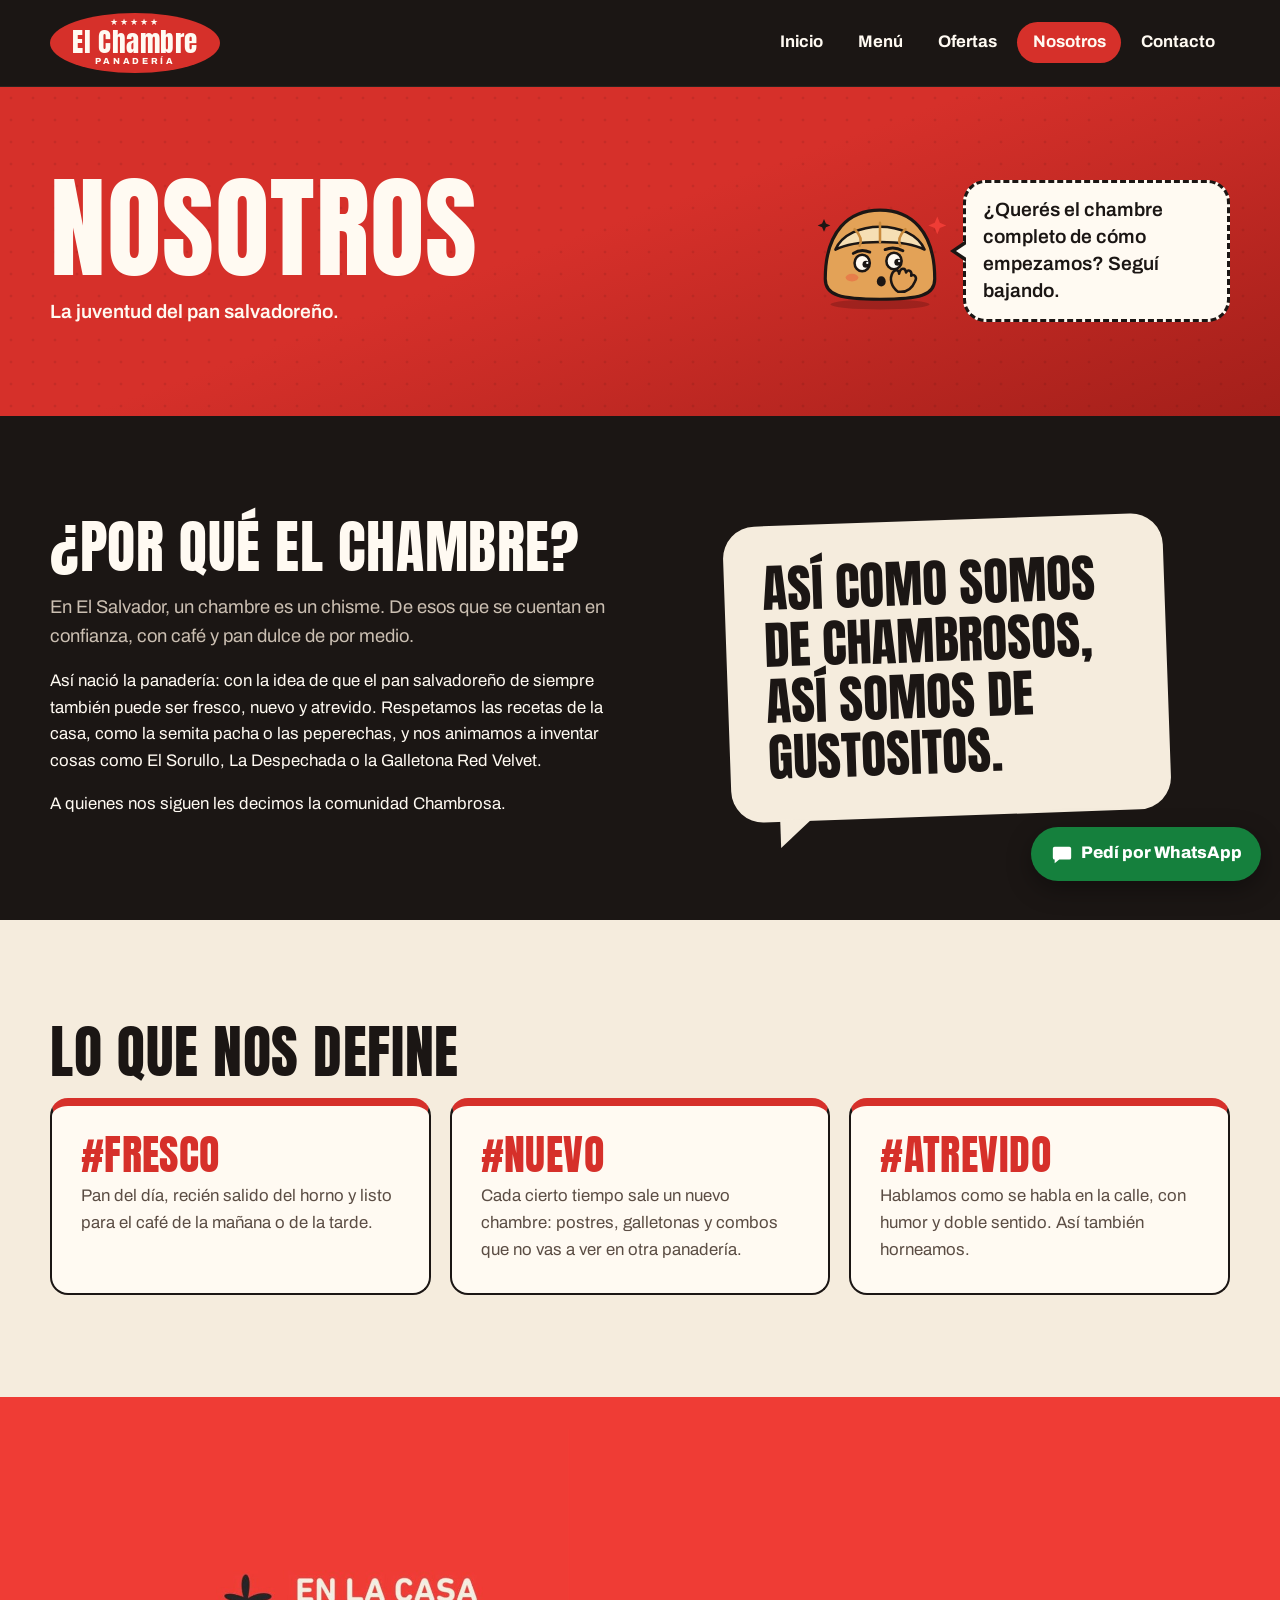
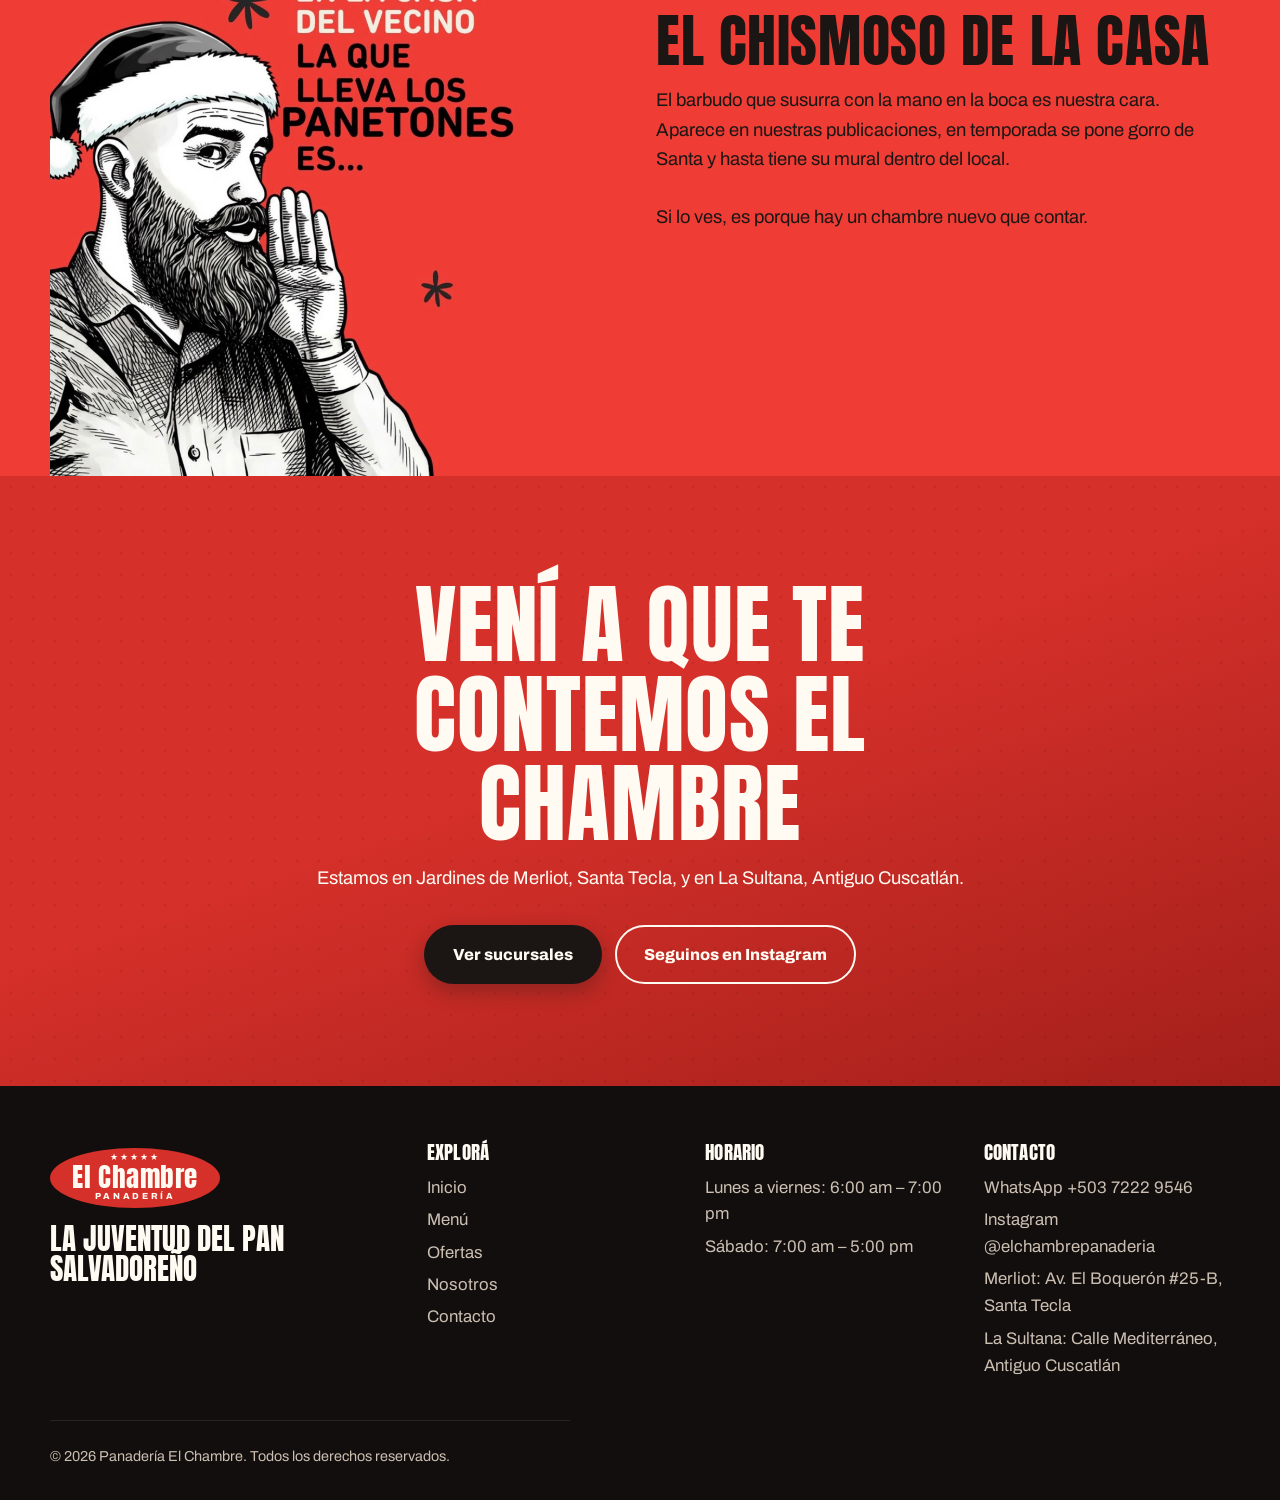
<file: nosotros.html>
<!DOCTYPE html>
<html lang="es">
<head>
  <meta charset="UTF-8">
  <meta name="viewport" content="width=device-width, initial-scale=1">
  <meta name="description" content="Quiénes somos: Panadería El Chambre, la juventud del pan salvadoreño. Fresco, nuevo y atrevido.">
  <title>Nosotros | Panadería El Chambre</title>
  <link rel="preconnect" href="https://fonts.googleapis.com">
  <link rel="preconnect" href="https://fonts.gstatic.com" crossorigin>
  <link href="https://fonts.googleapis.com/css2?family=Anton&family=Archivo:wght@400;600;700;800&display=swap" rel="stylesheet">
  <link rel="stylesheet" href="css/styles.css">
</head>
<body>

  <header class="site-header">
    <div class="contenedor">
      <a class="logo" href="index.html" aria-label="Panadería El Chambre, ir al inicio">
        <span class="logo-estrellas" aria-hidden="true">★★★★★</span>
        <span class="logo-nombre">El Chambre</span>
        <span class="logo-tipo">Panadería</span>
      </a>
      <nav class="main-nav" aria-label="Navegación principal">
        <ul>
        <li><a href="index.html">Inicio</a></li>
        <li><a href="menu.html">Menú</a></li>
        <li><a href="ofertas.html">Ofertas</a></li>
        <li><a href="nosotros.html" aria-current="page">Nosotros</a></li>
        <li><a href="contacto.html">Contacto</a></li>
        </ul>
      </nav>
    </div>
  </header>

  <main>
    <section class="page-hero" aria-labelledby="titulo-pagina">
      <div class="contenedor page-hero-grid">
        <div>
          <h1 id="titulo-pagina">Nosotros</h1>
          <p>La juventud del pan salvadoreño.</p>
        </div>
        <div class="chambrito ">
          <img src="img/chambrito.svg" alt="" width="130" height="112">
          <p class="globo">¿Querés el chambre completo de cómo empezamos? Seguí bajando.</p>
        </div>
      </div>
    </section>

    <!-- HISTORIA -->
    <section class="seccion" aria-labelledby="titulo-historia">
      <div class="contenedor historia">
        <div>
          <h2 id="titulo-historia">¿Por qué El Chambre?</h2>
          <p class="intro">En El Salvador, un chambre es un chisme. De esos que se cuentan en confianza, con café y pan dulce de por medio.</p>
          <p>Así nació la panadería: con la idea de que el pan salvadoreño de siempre también puede ser fresco, nuevo y atrevido. Respetamos las recetas de la casa, como la semita pacha o las peperechas, y nos animamos a inventar cosas como El Sorullo, La Despechada o la Galletona Red Velvet.</p>
          <p>A quienes nos siguen les decimos la comunidad Chambrosa.</p>
        </div>
        <!-- La frase de la marca en un globo de diálogo, en vez de repetir una foto -->
        <p class="frase-marca">Así como somos de chambrosos, así somos de gustositos.</p>
      </div>
    </section>

    <!-- VALORES: los tres hashtags de la marca -->
    <section class="seccion seccion-clara" aria-labelledby="titulo-valores">
      <div class="contenedor">
        <h2 id="titulo-valores">Lo que nos define</h2>
        <div class="valores">
          <article class="valor">
            <h3>#Fresco</h3>
            <p>Pan del día, recién salido del horno y listo para el café de la mañana o de la tarde.</p>
          </article>
          <article class="valor">
            <h3>#Nuevo</h3>
            <p>Cada cierto tiempo sale un nuevo chambre: postres, galletonas y combos que no vas a ver en otra panadería.</p>
          </article>
          <article class="valor">
            <h3>#Atrevido</h3>
            <p>Hablamos como se habla en la calle, con humor y doble sentido. Así también horneamos.</p>
          </article>
        </div>
      </div>
    </section>

    <!-- EL CHISMOSO: la ilustración que identifica a la marca -->
    <section class="temporada" aria-labelledby="titulo-chismoso">
      <div class="contenedor temporada-grid">
        <figure class="temporada-img">
          <img src="img/ofertas/panetones.jpg" width="1000" height="1245" alt="Ilustración del barbudo chismoso de El Chambre susurrando con la mano en la boca" loading="lazy">
        </figure>
        <div class="temporada-texto">
          <h2 id="titulo-chismoso">El chismoso de la casa</h2>
          <p>El barbudo que susurra con la mano en la boca es nuestra cara. Aparece en nuestras publicaciones, en temporada se pone gorro de Santa y hasta tiene su mural dentro del local.</p>
          <p>Si lo ves, es porque hay un chambre nuevo que contar.</p>
        </div>
      </div>
    </section>

    <section class="seccion seccion-roja cta-final" aria-labelledby="titulo-cta">
      <div class="contenedor">
        <h2 id="titulo-cta">Vení a que te contemos el chambre</h2>
        <p>Estamos en Jardines de Merliot, Santa Tecla, y en La Sultana, Antiguo Cuscatlán.</p>
        <div class="acciones">
          <a class="btn btn-tinta" href="index.html#titulo-visita">Ver sucursales</a>
          <a class="btn btn-borde" href="https://www.instagram.com/elchambrepanaderia" target="_blank" rel="noopener">Seguinos en Instagram</a>
        </div>
      </div>
    </section>
  </main>

  <footer class="site-footer">
    <div class="contenedor">
      <div class="footer-grid">
        <div>
          <a class="logo" href="index.html" aria-label="Panadería El Chambre, ir al inicio">
            <span class="logo-estrellas" aria-hidden="true">★★★★★</span>
            <span class="logo-nombre">El Chambre</span>
            <span class="logo-tipo">Panadería</span>
          </a>
          <p class="footer-lema">La juventud del pan salvadoreño</p>
        </div>
        <nav aria-label="Navegación del pie de página">
          <h2>Explorá</h2>
          <ul>
            <li><a href="index.html">Inicio</a></li>
            <li><a href="menu.html">Menú</a></li>
            <li><a href="ofertas.html">Ofertas</a></li>
            <li><a href="nosotros.html">Nosotros</a></li>
            <li><a href="contacto.html">Contacto</a></li>
          </ul>
        </nav>
        <div>
          <h2>Horario</h2>
          <ul>
            <li>Lunes a viernes: 6:00 am – 7:00 pm</li>
            <li>Sábado: 7:00 am – 5:00 pm</li>
          </ul>
        </div>
        <div>
          <h2>Contacto</h2>
          <address>
            <ul>
              <li><a href="https://wa.me/50372229546" target="_blank" rel="noopener">WhatsApp +503 7222 9546</a></li>
              <li><a href="https://www.instagram.com/elchambrepanaderia" target="_blank" rel="noopener">Instagram @elchambrepanaderia</a></li>
              <li>Merliot: Av. El Boquerón #25-B, Santa Tecla</li>
              <li>La Sultana: Calle Mediterráneo, Antiguo Cuscatlán</li>
            </ul>
          </address>
        </div>
      </div>
      <p class="footer-legal">&copy; 2026 Panadería El Chambre. Todos los derechos reservados.</p>
    </div>
  </footer>

  <!-- Botón fijo de WhatsApp: visible en todas las páginas -->
  <a class="wa-flotante" href="https://wa.me/50372229546?text=Hola%20El%20Chambre%2C%20quiero%20hacer%20un%20pedido" target="_blank" rel="noopener" aria-label="Pedir por WhatsApp">
    <svg viewBox="0 0 24 24" aria-hidden="true"><path d="M4 4h16a2 2 0 0 1 2 2v10a2 2 0 0 1-2 2H9l-5 4v-4a2 2 0 0 1-2-2V6a2 2 0 0 1 2-2z" fill="currentColor"/></svg>
    <span>Pedí por WhatsApp</span>
  </a>

</body>
</html>
</file>
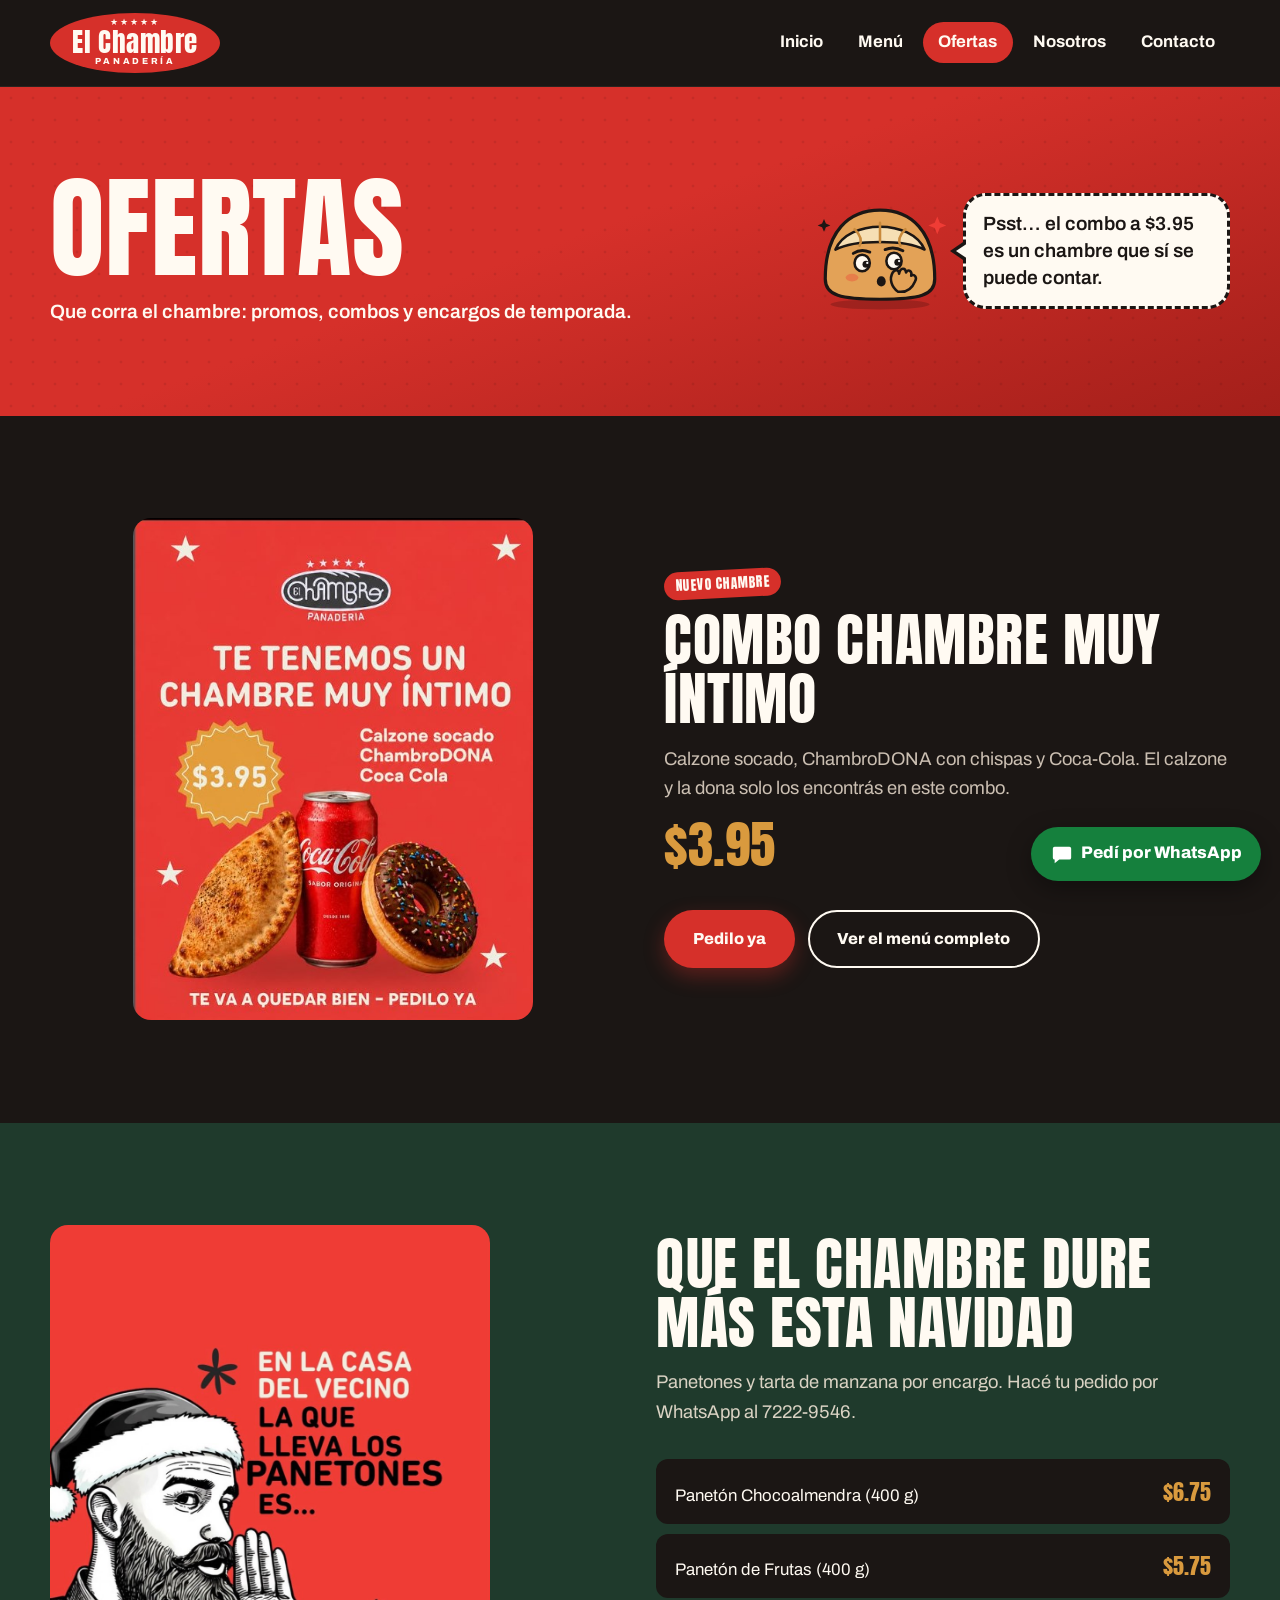
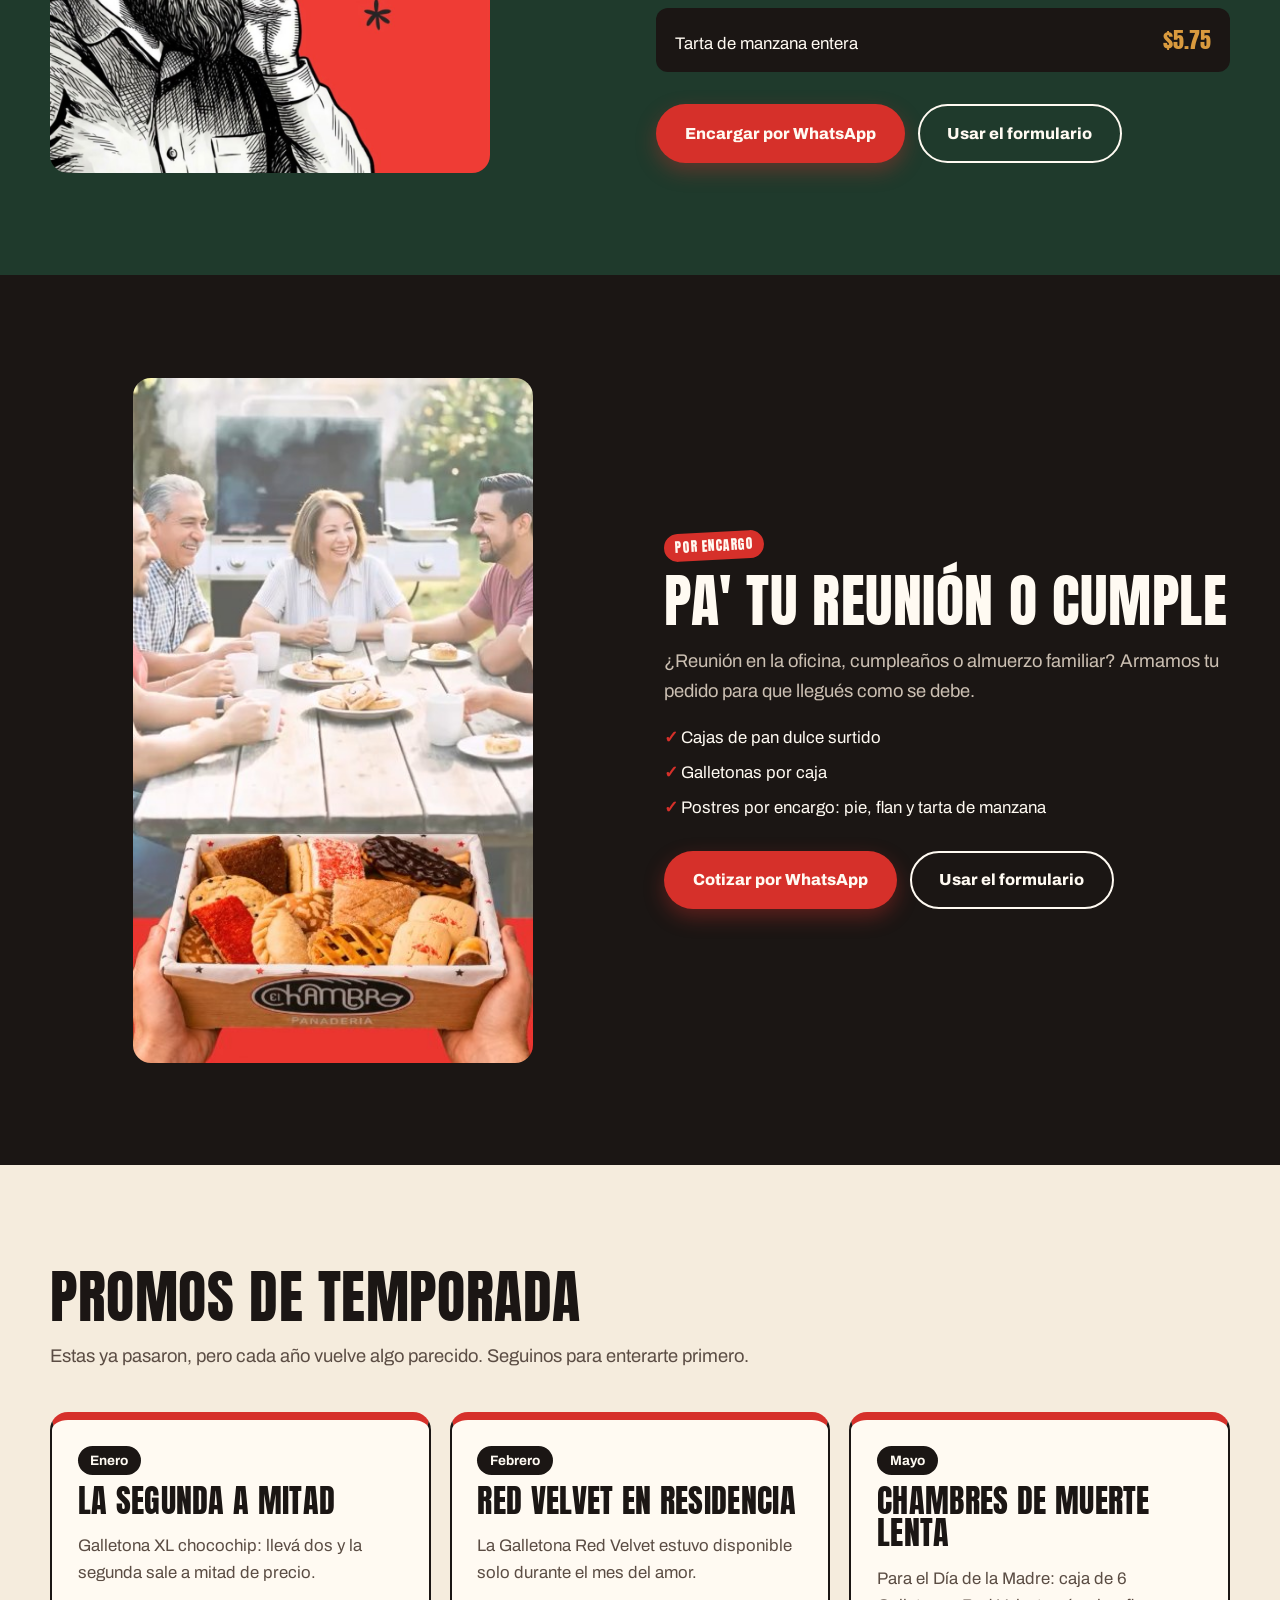
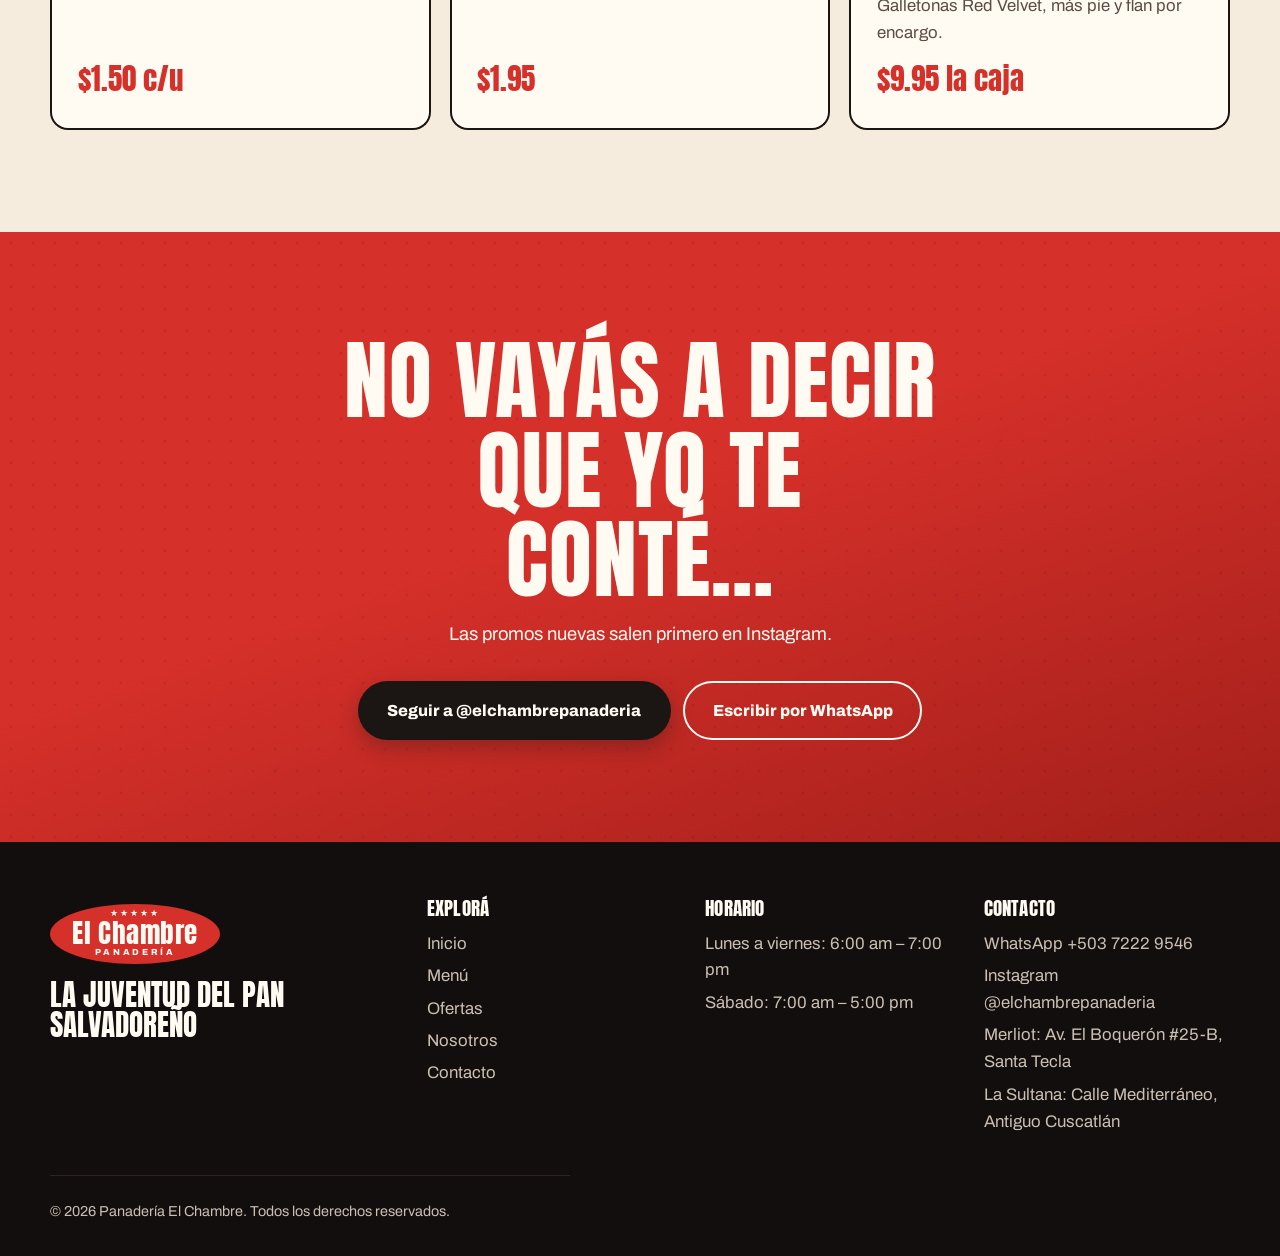
<file: ofertas.html>
<!DOCTYPE html>
<html lang="es">
<head>
  <meta charset="UTF-8">
  <meta name="viewport" content="width=device-width, initial-scale=1">
  <meta name="description" content="Combo Chambre muy íntimo, panetones de Navidad y promos de temporada en Panadería El Chambre.">
  <title>Ofertas | Panadería El Chambre</title>
  <link rel="preconnect" href="https://fonts.googleapis.com">
  <link rel="preconnect" href="https://fonts.gstatic.com" crossorigin>
  <link href="https://fonts.googleapis.com/css2?family=Anton&family=Archivo:wght@400;600;700;800&display=swap" rel="stylesheet">
  <link rel="stylesheet" href="css/styles.css">
</head>
<body>

  <header class="site-header">
    <div class="contenedor">
      <a class="logo" href="index.html" aria-label="Panadería El Chambre, ir al inicio">
        <span class="logo-estrellas" aria-hidden="true">★★★★★</span>
        <span class="logo-nombre">El Chambre</span>
        <span class="logo-tipo">Panadería</span>
      </a>
      <nav class="main-nav" aria-label="Navegación principal">
        <ul>
        <li><a href="index.html">Inicio</a></li>
        <li><a href="menu.html">Menú</a></li>
        <li><a href="ofertas.html" aria-current="page">Ofertas</a></li>
        <li><a href="nosotros.html">Nosotros</a></li>
        <li><a href="contacto.html">Contacto</a></li>
        </ul>
      </nav>
    </div>
  </header>

  <main>
    <section class="page-hero" aria-labelledby="titulo-pagina">
      <div class="contenedor page-hero-grid">
        <div>
          <h1 id="titulo-pagina">Ofertas</h1>
          <p>Que corra el chambre: promos, combos y encargos de temporada.</p>
        </div>
        <div class="chambrito ">
          <img src="img/chambrito.svg" alt="" width="130" height="112">
          <p class="globo">Psst… el combo a $3.95 es un chambre que sí se puede contar.</p>
        </div>
      </div>
    </section>

    <!-- OFERTA ESTRELLA: el combo vigente -->
    <section class="seccion" aria-labelledby="titulo-combo">
      <div class="contenedor oferta-destacada">
        <figure class="foto foto-completa">
          <img src="img/productos/combo-chambre.jpg" width="517" height="649" alt="Combo Chambre muy íntimo: calzone socado, ChambroDONA con chispas y Coca-Cola">
        </figure>
        <div>
          <span class="sello">Nuevo chambre</span>
          <h2 id="titulo-combo">Combo Chambre muy íntimo</h2>
          <p class="intro">Calzone socado, ChambroDONA con chispas y Coca-Cola. El calzone y la dona solo los encontrás en este combo.</p>
          <p class="precio precio-grande">$3.95</p>
          <div class="acciones">
            <a class="btn btn-rojo" href="https://wa.me/50372229546?text=Hola%20El%20Chambre%2C%20quiero%20hacer%20un%20pedido" target="_blank" rel="noopener">Pedilo ya</a>
            <a class="btn btn-borde" href="menu.html">Ver el menú completo</a>
          </div>
        </div>
      </div>
    </section>

    <!-- NAVIDAD: verde botella, como sus publicaciones de temporada -->
    <section class="seccion seccion-verde" aria-labelledby="titulo-navidad">
      <div class="contenedor temporada-grid">
        <figure class="foto foto-completa navidad-img">
          <img src="img/ofertas/panetones.jpg" width="1000" height="1245" alt="Ilustración de un hombre con gorro navideño que dice: en la casa del vecino, la que lleva los panetones es..." loading="lazy">
        </figure>
        <div>
          <h2 id="titulo-navidad">Que el chambre dure más esta Navidad</h2>
          <p class="intro">Panetones y tarta de manzana por encargo. Hacé tu pedido por WhatsApp al 7222-9546.</p>
          <ul class="tamanos">
            <li><span>Panetón Chocoalmendra (400 g)</span><strong>$6.75</strong></li>
            <li><span>Panetón de Frutas (400 g)</span><strong>$5.75</strong></li>
            <li><span>Tarta de manzana entera</span><strong>$5.75</strong></li>
          </ul>
          <div class="acciones">
            <a class="btn btn-rojo" href="https://wa.me/50372229546" target="_blank" rel="noopener">Encargar por WhatsApp</a>
            <a class="btn btn-borde" href="contacto.html">Usar el formulario</a>
          </div>
        </div>
      </div>
    </section>


    <!-- EVENTOS Y OFICINAS -->
    <section class="seccion" aria-labelledby="titulo-eventos">
      <div class="contenedor oferta-destacada">
        <figure class="foto foto-completa">
          <img src="img/productos/caja-pan-dulce.jpg" width="391" height="670" alt="Familia compartiendo una caja de pan dulce de El Chambre" loading="lazy">
        </figure>
        <div>
          <span class="sello">Por encargo</span>
          <h2 id="titulo-eventos">Pa' tu reunión o cumple</h2>
          <p class="intro">¿Reunión en la oficina, cumpleaños o almuerzo familiar? Armamos tu pedido para que llegués como se debe.</p>
          <ul class="lista-check">
            <li>Cajas de pan dulce surtido</li>
            <li>Galletonas por caja</li>
            <li>Postres por encargo: pie, flan y tarta de manzana</li>
          </ul>
          <div class="acciones">
            <a class="btn btn-rojo" href="https://wa.me/50372229546?text=Hola%20El%20Chambre%2C%20quiero%20cotizar%20para%20una%20reuni%C3%B3n" target="_blank" rel="noopener">Cotizar por WhatsApp</a>
            <a class="btn btn-borde" href="contacto.html">Usar el formulario</a>
          </div>
        </div>
      </div>
    </section>

    <!-- PROMOS QUE VUELVEN CADA AÑO -->
    <section class="seccion seccion-clara" aria-labelledby="titulo-temporadas">
      <div class="contenedor">
        <div class="encabezado-seccion">
          <h2 id="titulo-temporadas">Promos de temporada</h2>
          <p class="intro">Estas ya pasaron, pero cada año vuelve algo parecido. Seguinos para enterarte primero.</p>
        </div>
        <div class="ofertas-grid">
          <article class="oferta">
            <span class="oferta-dia">Enero</span>
            <h3>La segunda a mitad</h3>
            <p>Galletona XL chocochip: llevá dos y la segunda sale a mitad de precio.</p>
            <p class="precio">$1.50 c/u</p>
          </article>
          <article class="oferta">
            <span class="oferta-dia">Febrero</span>
            <h3>Red Velvet en residencia</h3>
            <p>La Galletona Red Velvet estuvo disponible solo durante el mes del amor.</p>
            <p class="precio">$1.95</p>
          </article>
          <article class="oferta">
            <span class="oferta-dia">Mayo</span>
            <h3>Chambres de muerte lenta</h3>
            <p>Para el Día de la Madre: caja de 6 Galletonas Red Velvet, más pie y flan por encargo.</p>
            <p class="precio">$9.95 la caja</p>
          </article>
        </div>
      </div>
    </section>

    <section class="seccion seccion-roja cta-final" aria-labelledby="titulo-cta">
      <div class="contenedor">
        <h2 id="titulo-cta">No vayás a decir que yo te conté…</h2>
        <p>Las promos nuevas salen primero en Instagram.</p>
        <div class="acciones">
          <a class="btn btn-tinta" href="https://www.instagram.com/elchambrepanaderia" target="_blank" rel="noopener">Seguir a @elchambrepanaderia</a>
          <a class="btn btn-borde" href="https://wa.me/50372229546" target="_blank" rel="noopener">Escribir por WhatsApp</a>
        </div>
      </div>
    </section>
  </main>

  <footer class="site-footer">
    <div class="contenedor">
      <div class="footer-grid">
        <div>
          <a class="logo" href="index.html" aria-label="Panadería El Chambre, ir al inicio">
            <span class="logo-estrellas" aria-hidden="true">★★★★★</span>
            <span class="logo-nombre">El Chambre</span>
            <span class="logo-tipo">Panadería</span>
          </a>
          <p class="footer-lema">La juventud del pan salvadoreño</p>
        </div>
        <nav aria-label="Navegación del pie de página">
          <h2>Explorá</h2>
          <ul>
            <li><a href="index.html">Inicio</a></li>
            <li><a href="menu.html">Menú</a></li>
            <li><a href="ofertas.html">Ofertas</a></li>
            <li><a href="nosotros.html">Nosotros</a></li>
            <li><a href="contacto.html">Contacto</a></li>
          </ul>
        </nav>
        <div>
          <h2>Horario</h2>
          <ul>
            <li>Lunes a viernes: 6:00 am – 7:00 pm</li>
            <li>Sábado: 7:00 am – 5:00 pm</li>
          </ul>
        </div>
        <div>
          <h2>Contacto</h2>
          <address>
            <ul>
              <li><a href="https://wa.me/50372229546" target="_blank" rel="noopener">WhatsApp +503 7222 9546</a></li>
              <li><a href="https://www.instagram.com/elchambrepanaderia" target="_blank" rel="noopener">Instagram @elchambrepanaderia</a></li>
              <li>Merliot: Av. El Boquerón #25-B, Santa Tecla</li>
              <li>La Sultana: Calle Mediterráneo, Antiguo Cuscatlán</li>
            </ul>
          </address>
        </div>
      </div>
      <p class="footer-legal">&copy; 2026 Panadería El Chambre. Todos los derechos reservados.</p>
    </div>
  </footer>

  <!-- Botón fijo de WhatsApp: visible en todas las páginas -->
  <a class="wa-flotante" href="https://wa.me/50372229546?text=Hola%20El%20Chambre%2C%20quiero%20hacer%20un%20pedido" target="_blank" rel="noopener" aria-label="Pedir por WhatsApp">
    <svg viewBox="0 0 24 24" aria-hidden="true"><path d="M4 4h16a2 2 0 0 1 2 2v10a2 2 0 0 1-2 2H9l-5 4v-4a2 2 0 0 1-2-2V6a2 2 0 0 1 2-2z" fill="currentColor"/></svg>
    <span>Pedí por WhatsApp</span>
  </a>

</body>
</html>
</file>
<file: css/styles.css>
/* =========================================================
   Panadería El Chambre — hoja de estilos principal
   Índice:
   1. Variables        6. Hero
   2. Base             7. Secciones de inicio
   3. Utilidades       8. Páginas internas (menú, ofertas, nosotros)
   4. Botones          9. Formulario de contacto
   5. Header y footer 10. Responsive y accesibilidad
   ========================================================= */

/* ===== 1. Variables ===== */
:root {
  /* Rojo de uso general: un poco más oscuro que el de marca para que el texto
     blanco encima cumpla contraste WCAG AA (4.68:1; el de marca da 3.76:1) */
  --rojo: #d6302a;
  /* Rojo exacto de marca: solo en la sección de panetones, para que la
     ilustración (que trae ese rojo de fondo) se funda con la sección */
  --rojo-marca: #ef3c35;
  --rojo-profundo: #a31f1a; /* para degradados: le da profundidad al rojo */
  --rojo-oscuro: #c92a24;
  --tinta: #1b1614;        /* negro cálido, como pan tostado */
  --tinta-2: #2a2320;
  --harina: #f5ecdd;       /* crema de harina */
  --harina-2: #eadcc4;
  --corteza: #d99a3e;      /* dorado de corteza para precios */
  --verde: #1f3a2c;        /* verde botella de sus posts navideños */
  --blanco: #fffaf2;
  --texto-suave: #cbbfb2;

  --fuente-titulos: "Anton", Impact, "Arial Narrow", sans-serif;
  --fuente-texto: "Archivo", "Segoe UI", Arial, sans-serif;

  --ancho: 1180px;
  --radio: 18px;
  --espacio: clamp(3.5rem, 8vw, 6.5rem);
}

/* ===== 2. Base ===== */
*,
*::before,
*::after {
  box-sizing: border-box;
  margin: 0;
  padding: 0;
}

html {
  scroll-behavior: smooth;
}

body {
  font-family: var(--fuente-texto);
  background: var(--tinta);
  color: var(--blanco);
  line-height: 1.6;
  font-size: 1.05rem;
}

img,
iframe {
  display: block;
  max-width: 100%;
}

a {
  color: inherit;
}

ul {
  list-style: none;
}

address {
  font-style: normal;
}

h1,
h2,
h3 {
  font-family: var(--fuente-titulos);
  font-weight: 400;
  text-transform: uppercase;
  line-height: 1.02;
  letter-spacing: 0.01em;
}

h2 {
  font-size: clamp(2.2rem, 5vw, 3.6rem);
  margin-bottom: 1rem;
}

h3 {
  font-size: 1.5rem;
  margin-bottom: 0.4rem;
}

p {
  max-width: 65ch;
}

:focus-visible {
  outline: 3px solid var(--corteza);
  outline-offset: 3px;
}

/* ===== 3. Utilidades ===== */
.contenedor {
  width: min(100% - 2.5rem, var(--ancho));
  margin-inline: auto;
}

.seccion {
  padding-block: var(--espacio);
}

.seccion-clara {
  background: var(--harina);
  color: var(--tinta);
}

.seccion-verde {
  background: var(--verde);
  color: var(--blanco);
}

.seccion-roja {
  color: var(--blanco);
}

/* Fondos rojos: degradado suave hacia un rojo más profundo + textura de puntitos
   (como bolsa de panadería). Los puntos son oscuros, así el contraste solo mejora. */
.hero,
.page-hero,
.seccion-roja {
  background:
    radial-gradient(rgba(0, 0, 0, 0.08) 1.2px, transparent 1.7px) 0 0 / 22px 22px,
    linear-gradient(160deg, var(--rojo) 0%, var(--rojo) 45%, var(--rojo-profundo) 100%);
  background-color: var(--rojo);
}

.intro {
  font-size: 1.15rem;
  color: var(--texto-suave);
}

.seccion-clara .intro {
  color: #5b4d44;
}

/* Separación entre un texto introductorio y la cuadrícula que le sigue */
.intro + .tamanos {
  margin-top: 2rem;
}

.encabezado-seccion {
  display: flex;
  justify-content: space-between;
  align-items: flex-end;
  flex-wrap: wrap;
  gap: 1rem 2rem;
  margin-bottom: 2.5rem;
}

.encabezado-seccion h2 {
  margin-bottom: 0;
}

/* Marco para fotos: si la foto aún no está, se ve un bloque ordenado y no una imagen rota */
.foto {
  position: relative;
  overflow: hidden;
  border-radius: var(--radio);
  background:
    repeating-linear-gradient(45deg, transparent 0 12px, rgba(255, 255, 255, 0.04) 12px 24px),
    var(--tinta-2);
}

.foto img {
  width: 100%;
  height: 100%;
  object-fit: cover;
  color: var(--texto-suave);
  font-size: 0.85rem;
}

/* Para fotos verticales: muestra la parte de abajo en marcos horizontales */
/* Donde la foto debe verse completa: la altura sale de la propia imagen */
.foto-completa img {
  height: auto;
}

.foto .enfoque-abajo {
  object-position: 50% 75%;
}

.foto figcaption {
  position: absolute;
  left: 0.8rem;
  bottom: 0.8rem;
  background: var(--tinta);
  color: var(--blanco);
  font-size: 0.85rem;
  font-weight: 600;
  padding: 0.3rem 0.8rem;
  border-radius: 999px;
}

/* ===== 4. Botones ===== */
.btn {
  display: inline-flex;
  align-items: center;
  justify-content: center;
  gap: 0.5rem;
  padding: 0.9rem 1.7rem;
  border-radius: 999px;
  border: 2px solid transparent;
  font-family: var(--fuente-texto);
  font-size: 1rem;
  font-weight: 800;
  text-decoration: none;
  cursor: pointer;
  transition: transform 0.15s ease, background-color 0.15s ease;
}

.btn:hover {
  transform: translateY(-2px);
}

.btn:active {
  transform: translateY(0);
}

.btn-rojo {
  background: var(--rojo);
  color: var(--blanco);
  box-shadow: 0 8px 20px rgba(214, 48, 42, 0.35);
}

.btn-rojo:hover {
  background: var(--rojo-oscuro);
}

.btn-tinta {
  background: var(--tinta);
  color: var(--blanco);
  box-shadow: 0 8px 20px rgba(27, 22, 20, 0.3);
}

.btn-tinta:hover {
  background: #000;
}

.btn-borde {
  border-color: currentColor;
  background: transparent;
}

.btn-borde:hover {
  background: rgba(255, 255, 255, 0.12);
}

.btn-sm {
  padding: 0.55rem 1.2rem;
  font-size: 0.95rem;
}

.acciones {
  display: flex;
  flex-wrap: wrap;
  gap: 0.8rem;
}

/* ===== 5. Header y footer ===== */
.site-header {
  position: sticky;
  top: 0;
  z-index: 20;
  background: var(--tinta);
  border-bottom: 1px solid var(--tinta-2);
}

.site-header .contenedor {
  display: flex;
  align-items: center;
  justify-content: space-between;
  gap: 1rem 2rem;
  padding-block: 0.8rem;
}

/* Logo: óvalo con estrellas, como el de la marca */
.logo {
  display: inline-flex;
  flex-direction: column;
  align-items: center;
  padding: 0.35rem 1.4rem 0.45rem;
  border-radius: 50%;
  background: var(--rojo);
  color: var(--blanco);
  text-decoration: none;
  line-height: 1;
}

.logo-estrellas {
  font-size: 0.55rem;
  letter-spacing: 0.25em;
}

.logo-nombre {
  font-family: var(--fuente-titulos);
  font-size: 1.7rem;
  letter-spacing: 0.02em;
  margin-block: 0.05rem 0.1rem;
}

.logo-tipo {
  font-size: 0.55rem;
  font-weight: 800;
  letter-spacing: 0.3em;
  text-transform: uppercase;
}

.main-nav ul {
  display: flex;
  flex-wrap: wrap;
  gap: 0.3rem;
}

.main-nav a {
  display: block;
  padding: 0.45rem 0.95rem;
  border-radius: 999px;
  text-decoration: none;
  font-weight: 700;
  transition: background-color 0.15s ease;
}

.main-nav a:hover {
  background: var(--tinta-2);
}

.main-nav a[aria-current="page"] {
  background: var(--rojo);
}

.site-footer {
  background: #120e0d;
  padding-block: 3.5rem 2rem;
  color: var(--texto-suave);
}

.footer-grid {
  display: grid;
  grid-template-columns: 1.4fr 1fr 1fr 1fr;
  gap: 2rem;
  margin-bottom: 2.5rem;
}

.footer-grid h2 {
  font-size: 1.2rem;
  color: var(--blanco);
  margin-bottom: 0.8rem;
}

.footer-grid ul {
  display: grid;
  gap: 0.35rem;
}

.footer-grid a {
  text-decoration: none;
}

.footer-grid a:hover {
  color: var(--blanco);
  text-decoration: underline;
}

.footer-lema {
  font-family: var(--fuente-titulos);
  font-size: 1.8rem;
  line-height: 1.05;
  text-transform: uppercase;
  color: var(--blanco);
  margin-top: 1rem;
}

.footer-legal {
  border-top: 1px solid var(--tinta-2);
  padding-top: 1.5rem;
  font-size: 0.9rem;
}

/* ===== 6. Hero (inicio) ===== */
.hero {
  padding-block: clamp(3rem, 7vw, 5.5rem) 0;
  overflow: hidden;
}

.hero-titulo {
  text-align: center;
}

.hero .acciones {
  justify-content: center;
}

.hero-titulo h1 {
  font-size: clamp(3.2rem, 9vw, 7.5rem);
  line-height: 0.92;
  margin-bottom: 1.2rem;
}

.hero-sub {
  font-size: clamp(1.1rem, 2vw, 1.35rem);
  font-weight: 700;
  margin: 0 auto 1.5rem;
}

.tags {
  display: flex;
  justify-content: center;
  flex-wrap: wrap;
  gap: 0.5rem;
  margin-bottom: 2rem;
}

.tags li {
  background: var(--tinta);
  padding: 0.3rem 0.95rem;
  border-radius: 999px;
  font-weight: 800;
  font-size: 0.9rem;
}

/* Cinta que se desplaza: reemplaza la foto de arriba */
.cinta {
  margin-top: clamp(3rem, 7vw, 5rem);
  background: var(--tinta);
  transform: rotate(-1.5deg);
  width: 104%;
  margin-left: -2%;
  padding-block: 1rem;
  overflow: hidden;
}

.cinta-pista {
  display: flex;
  width: max-content;
  animation: desplazar 32s linear infinite;
}

.cinta ul {
  display: flex;
  flex-shrink: 0;
}

.cinta li {
  font-family: var(--fuente-titulos);
  font-size: clamp(1.4rem, 3vw, 2.2rem);
  text-transform: uppercase;
  white-space: nowrap;
  padding-inline: 1.2rem;
}

.cinta li::after {
  content: "✺";
  color: var(--rojo);
  margin-left: 2.4rem;
}

@keyframes desplazar {
  to {
    transform: translateX(-50%);
  }
}

/* ===== 7. Secciones de inicio ===== */

/* Destacados: mosaico con una pieza grande */
.destacados {
  display: grid;
  grid-template-columns: 1fr 1fr;
  grid-template-rows: auto auto;
  gap: 1.2rem;
}

.producto {
  display: flex;
  flex-direction: column;
  background: var(--tinta-2);
  border-radius: var(--radio);
  overflow: hidden;
}

.producto .foto {
  border-radius: 0;
}

/* Tarjetas chicas: foto vertical a la izquierda y texto a la derecha.
   Antes la foto (vertical) iba en una caja horizontal y se veía un tercio. */
.producto:not(.producto-grande) {
  flex-direction: row;
}

/* La foto ocupa casi la mitad de la tarjeta y todo su alto:
   con esas medidas queda cerca de 3:5, la proporción de las fotos */
.producto:not(.producto-grande) .foto {
  flex: 0 0 48%;
}

.producto:not(.producto-grande) .producto-info {
  align-self: center;
}

.producto-grande {
  grid-row: span 2;
}

/* Misma proporción que el arte del combo (4:5): se ve completo */
.producto-grande .foto {
  aspect-ratio: 4 / 5;
}

.producto-info {
  padding: 1.3rem 1.4rem 1.5rem;
}

.producto-info p {
  color: var(--texto-suave);
}

.producto-grande h3 {
  font-size: 2.2rem;
}

.precio {
  display: inline-block;
  margin-top: 0.8rem;
  font-family: var(--fuente-titulos);
  font-size: 1.4rem;
  color: var(--corteza);
}

/* Banner de temporada (panetones) */
.temporada {
  background: var(--rojo-marca);
  overflow: hidden;
}

.temporada-grid {
  display: grid;
  grid-template-columns: 1fr 1fr;
  align-items: center;
  gap: 2rem;
}

/* La ilustración se apoya en el borde inferior de la sección */
.temporada-img {
  align-self: end;
  padding-top: 2rem;
}

/* La ilustración se muestra completa; su fondo rojo se funde con la sección */
.temporada-img img {
  width: 100%;
  max-width: 520px;
  height: auto;
}

/* Sello circular de temporada (solo CSS): reemplaza a la foto en Inicio */
.sello-temporada {
  justify-self: center;
  display: grid;
  place-content: center;
  gap: 0.2rem;
  width: min(100%, 300px);
  aspect-ratio: 1;
  border-radius: 50%;
  background: var(--tinta);
  color: var(--harina);
  outline: 3px dashed var(--tinta);
  outline-offset: 8px;
  text-align: center;
  text-transform: uppercase;
  transform: rotate(-8deg);
}

.sello-temporada span {
  font-weight: 800;
  letter-spacing: 0.25em;
  font-size: 0.9rem;
}

.sello-temporada strong {
  font-family: var(--fuente-titulos);
  font-weight: 400;
  font-size: clamp(3.5rem, 8vw, 5rem);
  line-height: 1;
  color: var(--corteza);
  text-transform: none;  /* "g" de gramos va en minúscula */
}

/* Sobre el rojo de marca el texto va en tinta: el blanco no alcanza 4.5:1 */
.temporada-texto {
  padding-block: 3rem;
  color: var(--tinta);
}

.temporada-texto h2 {
  font-size: clamp(2.2rem, 4.5vw, 3.8rem);
  color: var(--tinta);
}

.temporada-texto p {
  font-size: 1.15rem;
  margin-bottom: 1.8rem;
}

/* Visitanos: dirección y horario de las sucursales */
.horario {
  display: grid;
  grid-template-columns: repeat(auto-fit, minmax(220px, 1fr));
  gap: 0.8rem 1rem;
  margin-bottom: 2rem;
}

.horario div {
  border-top: 3px solid var(--rojo);
  padding-top: 0.5rem;
}

.horario dt {
  font-weight: 700;
}

.horario dd {
  font-family: var(--fuente-titulos);
  font-size: 1.8rem;
  line-height: 1.1;
}

.sucursales {
  display: grid;
  grid-template-columns: 1fr 1fr;
  gap: 1rem;
  margin-bottom: 2rem;
}

.sucursal {
  background: var(--blanco);
  color: var(--tinta);
  border: 2px solid var(--tinta);
  border-radius: var(--radio);
  padding: 1.2rem 1.3rem;
}

.sucursal h3 {
  color: var(--rojo);
}

.sucursal address {
  font-size: 0.98rem;
  margin-bottom: 0.8rem;
}

.sucursal a {
  font-weight: 800;
}

/* Sello rojo tipo "NUEVO CHAMBRE" de sus publicaciones */
.sello {
  display: inline-block;
  vertical-align: middle;
  background: var(--rojo);
  color: var(--blanco);
  font-family: var(--fuente-titulos);
  font-size: 0.85rem;
  letter-spacing: 0.04em;
  text-transform: uppercase;
  padding: 0.2rem 0.7rem;
  border-radius: 999px;
  transform: rotate(-3deg);
}

.producto-info .sello {
  margin-bottom: 0.6rem;
}

/* Mapa incrustado (página de contacto) */
.mapa {
  border-radius: var(--radio);
  overflow: hidden;
  border: 2px solid var(--tinta-2);
}

.mapa iframe {
  width: 100%;
  height: 280px;
  border: 0;
}

/* CTA final */
.cta-final {
  text-align: center;
}

.cta-final h2 {
  font-size: clamp(2.6rem, 7vw, 5.5rem);
  max-width: 14ch;
  margin-inline: auto;
}

.cta-final p {
  margin: 0 auto 2rem;
  font-size: 1.15rem;
}

.cta-final .acciones {
  justify-content: center;
}

/* ===== 8. Páginas internas ===== */
.page-hero {
  padding-block: clamp(3rem, 8vw, 5.5rem);
}

.page-hero h1 {
  font-size: clamp(3rem, 9vw, 7rem);
  line-height: 0.95;
  margin-bottom: 1rem;
}

.page-hero p {
  font-size: 1.2rem;
  font-weight: 600;
}

/* --- Menú --- */
/* Pestañas: los radios se ocultan con recorte (no con display: none)
   para que sigan recibiendo el foco del teclado */
.pestanas {
  display: flex;
  flex-wrap: wrap;
  gap: 0.5rem;
}

.pestana-radio {
  position: absolute;
  width: 1px;
  height: 1px;
  overflow: hidden;
  clip: rect(0 0 0 0);
  white-space: nowrap;
}

.pestana {
  padding: 0.5rem 1.2rem;
  border: 2px solid var(--tinta-2);
  border-radius: 999px;
  font-weight: 700;
  white-space: nowrap;
  cursor: pointer;
}

.pestana:hover {
  border-color: var(--rojo);
}

/* Pestaña activa: el label que va justo después del radio marcado */
.pestana-radio:checked + .pestana {
  background: var(--harina);
  border-color: var(--harina);
  color: var(--tinta);
}

/* Anillo de foco visible cuando se navega con el teclado */
.pestana-radio:focus-visible + .pestana {
  outline: 3px solid var(--corteza);
  outline-offset: 3px;
}

/* Paneles: ocultos por defecto; ocupan toda la fila debajo de las pestañas */
.categoria {
  display: none;
  flex-basis: 100%;
  margin-top: 2.5rem;
}

/* Se muestra solo el panel cuyo radio está marcado */
#tab-postres:checked ~ #postres,
#tab-galletonas:checked ~ #galletonas,
#tab-pan:checked ~ #pan,
#tab-combo:checked ~ #combo,
#tab-cafe:checked ~ #cafe {
  display: block;
}

/* Enlace "Ver ficha" dentro de cada postre */
.ver-ficha {
  justify-self: start;
  margin-top: 0.3rem;
  font-weight: 700;
  font-size: 0.95rem;
}

/* --- Fichas de postres con :target --- */
/* Ocultas por defecto; cubren toda la pantalla cuando son el :target */
.ficha {
  display: none;
  position: fixed;
  inset: 0;
  z-index: 100;
  place-items: center;
  padding: 1rem;
}

.ficha:target {
  display: grid;
}

/* Fondo oscuro: también cierra la ficha al hacer clic fuera de la caja */
.ficha-fondo {
  position: absolute;
  inset: 0;
  background: rgba(27, 22, 20, 0.85);
}

.ficha-caja {
  position: relative;
  display: grid;
  grid-template-columns: minmax(0, 0.8fr) 1fr;
  width: min(100%, 780px);
  max-height: calc(100vh - 2rem);
  overflow-y: auto;
  background: var(--tinta);
  border: 3px solid var(--rojo);
  border-radius: var(--radio);
}

.ficha-caja .foto {
  border-radius: 0;
  aspect-ratio: 3 / 5;
}

.ficha-texto {
  display: grid;
  align-content: center;
  gap: 0.8rem;
  padding: 3.5rem 1.8rem 2rem;
}

.ficha-texto .precio {
  margin: 0;
}

/* El chisme va en un globo punteado, igual que en los destacados */
.ficha-chisme {
  background: var(--blanco);
  color: var(--tinta);
  border: 3px dashed var(--tinta-2);
  border-radius: 1rem;
  padding: 0.7rem 1rem;
  transform: rotate(-1.5deg);
}

.ficha-cerrar {
  position: absolute;
  top: 0.8rem;
  right: 0.8rem;
  z-index: 1;
  background: var(--tinta);
  color: var(--blanco);
  border: 2px solid var(--blanco);
  border-radius: 999px;
  padding: 0.3rem 0.9rem;
  font-weight: 700;
  text-decoration: none;
}

.ficha-cerrar:hover {
  background: var(--blanco);
  color: var(--tinta);
}

.categoria-grid {
  display: grid;
  grid-template-columns: 340px 1fr;
  gap: 3rem;
  align-items: start;
}

.categoria-grid .foto {
  position: sticky;
  top: 100px;
}

.categoria-grid .foto img {
  height: auto;
}

.lista-menu {
  display: grid;
  gap: 0.2rem;
}

.item-menu {
  display: grid;
  grid-template-columns: 1fr auto;
  gap: 0.2rem 1.5rem;
  padding-block: 1.1rem;
  border-bottom: 1px dashed #4a3f3a;
}

.item-menu h3 {
  font-family: var(--fuente-texto);
  font-weight: 800;
  text-transform: none;
  font-size: 1.2rem;
  margin: 0;
}

.item-menu .precio {
  margin: 0;
  grid-row: span 2;
  align-self: center;
}

.item-menu p {
  color: var(--texto-suave);
  font-size: 0.98rem;
}

.etiqueta {
  display: inline-block;
  vertical-align: middle;
  margin-left: 0.4rem;
  padding: 0.1rem 0.6rem;
  border-radius: 999px;
  background: var(--rojo);
  color: var(--blanco);
  font-family: var(--fuente-texto);
  font-size: 0.75rem;
  font-weight: 700;
}

.precio-consulta {
  font-family: var(--fuente-texto);
  font-size: 0.9rem;
  font-weight: 700;
  color: var(--texto-suave);
}

/* Tabla de café: datos tabulares (tamaño y precio), no maquetación */
.tabla-cafe {
  width: 100%;
  border-collapse: collapse;
}

.tabla-cafe caption {
  position: absolute;
  width: 1px;
  height: 1px;
  overflow: hidden;
  clip: rect(0 0 0 0);
}

.tabla-cafe th,
.tabla-cafe td {
  text-align: left;
  padding: 1rem 0.8rem 1rem 0;
  border-bottom: 1px dashed #4a3f3a;
}

.tabla-cafe thead th {
  font-size: 0.85rem;
  color: var(--texto-suave);
  border-bottom: 2px solid var(--rojo);
}

.tabla-cafe tbody th {
  font-weight: 800;
  font-size: 1.1rem;
}

.tabla-cafe tbody th small {
  display: block;
  font-size: 0.8rem;
  font-weight: 600;
  color: var(--texto-suave);
}

.tabla-cafe td:last-child {
  font-family: var(--fuente-titulos);
  font-size: 1.25rem;
  color: var(--corteza);
  white-space: nowrap;
  text-align: right;
  padding-right: 0;
}

.tabla-cafe thead th:last-child {
  text-align: right;
}

.nota {
  margin-top: 2rem;
  font-size: 0.95rem;
  color: var(--texto-suave);
}

/* --- Ofertas --- */
/* Oferta destacada: foto + detalle */
.oferta-destacada {
  display: grid;
  grid-template-columns: 1fr 1fr;
  gap: 3rem;
  align-items: center;
}

.oferta-destacada .foto {
  max-width: 400px;
  width: 100%;
  justify-self: center;
}

.oferta-destacada h2 {
  margin-top: 0.8rem;
}

.precio-grande {
  font-size: 3.2rem;
  margin: 0 0 1.5rem;
  color: var(--corteza);
}

.seccion-verde .intro {
  color: #d9d2c3;
}

.navidad-img {
  max-width: 440px;
}

.tamanos {
  display: grid;
  gap: 0.6rem;
  margin-bottom: 2rem;
}

.tamanos li {
  display: flex;
  justify-content: space-between;
  align-items: baseline;
  gap: 1rem;
  background: var(--tinta);
  padding: 0.9rem 1.2rem;
  border-radius: 12px;
}

.tamanos strong {
  font-family: var(--fuente-titulos);
  font-weight: 400;
  font-size: 1.4rem;
  color: var(--corteza);
}

.ofertas-grid {
  display: grid;
  grid-template-columns: repeat(auto-fit, minmax(260px, 1fr));
  gap: 1.2rem;
}

.oferta {
  display: flex;
  flex-direction: column;
  gap: 0.6rem;
  background: var(--blanco);
  color: var(--tinta);
  border: 2px solid var(--tinta);
  border-top: 8px solid var(--rojo);
  border-radius: var(--radio);
  padding: 1.6rem;
}

.oferta-dia {
  align-self: flex-start;
  background: var(--tinta);
  color: var(--blanco);
  padding: 0.25rem 0.8rem;
  border-radius: 999px;
  font-size: 0.85rem;
  font-weight: 700;
}

.oferta h3 {
  font-size: 2rem;
}

.oferta p {
  color: #5b4d44;
}

.oferta .precio {
  margin-top: auto;
  color: var(--rojo);
  font-size: 1.8rem;
}

.precio s {
  font-size: 1.1rem;
  color: #6f6259;
  margin-right: 0.4rem;
}

/* --- Nosotros --- */
.historia {
  display: grid;
  grid-template-columns: 1fr 1fr;
  gap: 3rem;
  align-items: center;
}

/* Frase de la marca en un globo de diálogo (con colita hecha con bordes) */
.frase-marca {
  position: relative;
  justify-self: center;
  max-width: 440px;
  background: var(--harina);
  color: var(--tinta);
  border-radius: 2rem;
  padding: 2.2rem 2.4rem;
  font-family: var(--fuente-titulos);
  font-size: clamp(2rem, 4vw, 3.2rem);
  line-height: 1.1;
  text-transform: uppercase;
  transform: rotate(-2deg);
}

.frase-marca::after {
  content: "";
  position: absolute;
  bottom: -26px;
  left: 3rem;
  border-top: 28px solid var(--harina);
  border-right: 32px solid transparent;
}

.historia p + p,
.temporada-texto p + p {
  margin-top: 1rem;
}

.valores {
  display: grid;
  grid-template-columns: repeat(3, 1fr);
  gap: 1.2rem;
}

.valor {
  background: var(--blanco);
  border: 2px solid var(--tinta);
  border-top: 8px solid var(--rojo);
  border-radius: var(--radio);
  padding: 1.8rem;
}

.valor h3 {
  font-size: 2.6rem;
  color: var(--rojo);
}

.valor p {
  color: #5b4d44;
}

/* Galería: tiras verticales como las publicaciones de Instagram */

/* ===== 9. Formulario de contacto ===== */
.contacto-grid {
  display: grid;
  grid-template-columns: 1.4fr 1fr;
  gap: 2.5rem;
  align-items: start;
}

.formulario {
  background: var(--blanco);
  color: var(--tinta);
  border-radius: var(--radio);
  padding: clamp(1.5rem, 4vw, 2.5rem);
}

.formulario h2 {
  font-size: 2.4rem;
}

.form-grid {
  display: grid;
  grid-template-columns: 1fr 1fr;
  gap: 1.1rem 1.2rem;
  margin-top: 1.5rem;
}

.campo {
  display: flex;
  flex-direction: column;
  gap: 0.35rem;
}

.campo-completo {
  grid-column: 1 / -1;
}

.campo label,
.campo legend {
  font-weight: 700;
  font-size: 0.95rem;
}

.opcional {
  font-weight: 400;
  color: #6f6259;
}

.ayuda {
  font-size: 0.85rem;
  color: #6f6259;
}

.formulario input:not([type="radio"], [type="checkbox"]),
.formulario select,
.formulario textarea {
  width: 100%;
  font: inherit;
  font-size: 1rem;
  color: var(--tinta);
  background: var(--harina);
  border: 2px solid transparent;
  border-radius: 12px;
  padding: 0.8rem 1rem;
  transition: border-color 0.15s ease, background-color 0.15s ease;
}

.formulario textarea {
  resize: vertical;
  min-height: 140px;
}

.formulario input:hover,
.formulario select:hover,
.formulario textarea:hover {
  border-color: var(--harina-2);
}

.formulario input:focus,
.formulario select:focus,
.formulario textarea:focus {
  outline: none;
  border-color: var(--tinta);
  background: var(--blanco);
}

/* Estados de validación HTML: solo se marcan después de que la persona interactúa */
.formulario input:user-invalid,
.formulario select:user-invalid,
.formulario textarea:user-invalid {
  border-color: var(--rojo);
  background: #fde8e6;
}

.formulario input:user-valid:not([type="radio"], [type="checkbox"]),
.formulario textarea:user-valid {
  border-color: #3b8a4a;
}

fieldset.campo {
  border: 0;
}

.opciones {
  display: flex;
  flex-wrap: wrap;
  gap: 0.6rem;
  margin-top: 0.35rem;
}

/* Radios con apariencia de botón usando :checked */
.opcion input {
  position: absolute;
  opacity: 0;
}

.opcion span {
  display: block;
  padding: 0.6rem 1.1rem;
  border: 2px solid var(--harina-2);
  border-radius: 999px;
  font-weight: 700;
  cursor: pointer;
}

.opcion input:checked + span {
  background: var(--tinta);
  border-color: var(--tinta);
  color: var(--blanco);
}

.opcion input:focus-visible + span {
  outline: 3px solid var(--corteza);
  outline-offset: 2px;
}

.check {
  display: flex;
  gap: 0.7rem;
  align-items: flex-start;
  font-size: 0.95rem;
}

.check input {
  width: 20px;
  height: 20px;
  margin-top: 0.2rem;
  accent-color: var(--rojo);
  flex-shrink: 0;
}

.form-acciones {
  grid-column: 1 / -1;
  display: flex;
  flex-wrap: wrap;
  gap: 0.8rem;
  margin-top: 0.5rem;
}

.form-acciones .btn-borde {
  color: var(--tinta);
}

.form-acciones .btn-borde:hover {
  background: var(--harina);
}

.contacto-info {
  display: grid;
  gap: 1.2rem;
}

.contacto-card {
  background: var(--tinta-2);
  border-radius: var(--radio);
  padding: 1.6rem;
}

.contacto-card h2 {
  font-size: 1.6rem;
  margin-bottom: 0.6rem;
}

.contacto-card p,
.contacto-card address {
  color: var(--texto-suave);
}

.contacto-card a {
  color: var(--blanco);
  font-weight: 700;
}

/* Mapas desplegables de cada sucursal */
.sucursal-mapa {
  border-top: 1px solid #4a3f3a;
  padding-block: 0.8rem;
}

.sucursal-mapa summary {
  cursor: pointer;
  font-weight: 800;
  color: var(--blanco);
  list-style: none;
  display: flex;
  justify-content: space-between;
  align-items: center;
}

.sucursal-mapa summary::-webkit-details-marker {
  display: none;
}

.sucursal-mapa summary::after {
  content: "+";
  font-size: 1.4rem;
  color: var(--rojo);
}

.sucursal-mapa[open] summary::after {
  content: "–";
}

.sucursal-mapa address {
  margin-block: 0.5rem 0.8rem;
}

/* Página de gracias */
.gracias,
.error-404 {
  min-height: 60vh;
  display: grid;
  place-items: center;
  text-align: center;
}

.gracias h1,
.error-404 h1 {
  font-size: clamp(3rem, 9vw, 6.5rem);
  margin-bottom: 1rem;
}

.gracias p,
.error-404 p {
  margin: 0 auto 2rem;
  font-size: 1.2rem;
}

.gracias .acciones,
.error-404 .acciones {
  justify-content: center;
}

/* Número 404 grande y en contorno, encima del título */
.error-404 .codigo-error {
  margin: 0 auto 0.5rem;
  font-family: var(--fuente-titulos);
  font-size: clamp(5rem, 22vw, 12rem);
  line-height: 1;
  color: transparent;
  -webkit-text-stroke: 3px var(--rojo);
}


/* ===== Componentes de personalidad ===== */

/* Chambrito: el pan que cuenta chismes (imagen SVG + globo de diálogo) */
.chambrito {
  display: flex;
  align-items: center;
  gap: 0.8rem;
  max-width: 420px;
}

.chambrito img {
  width: 140px;
  height: auto;
  flex-shrink: 0;
  animation: susurro 3s ease-in-out infinite;
  transform-origin: bottom center;
}

@keyframes susurro {
  0%, 100% {
    transform: rotate(0deg);
  }
  50% {
    transform: rotate(-5deg);
  }
}

/* Globo de diálogo: borde punteado = está susurrando */
.globo {
  position: relative;
  background: var(--blanco);
  color: var(--tinta);
  border: 3px dashed var(--tinta);
  border-radius: 1.4rem;
  padding: 0.9rem 1.1rem;
  font-weight: 700;
  font-size: 0.98rem;
  line-height: 1.4;
}

/* Colita del globo apuntando al pan (dos triángulos: borde y relleno) */
.globo::before,
.globo::after {
  content: "";
  position: absolute;
  top: 50%;
  border-style: solid;
  transform: translateY(-50%);
}

.globo::before {
  left: -16px;
  border-width: 11px 16px 11px 0;
  border-color: transparent var(--tinta) transparent transparent;
}

.globo::after {
  left: -10px;
  border-width: 8px 12px 8px 0;
  border-color: transparent var(--blanco) transparent transparent;
}

.page-hero-grid {
  display: flex;
  justify-content: space-between;
  align-items: center;
  flex-wrap: wrap;
  gap: 2rem;
}

.chambrito-claro .globo {
  background: #fff;
}

.chambrito-centro {
  margin: 0 auto 1.5rem;
  text-align: left;
}

/* Chisme de cada producto destacado: aparece al pasar el mouse */
.producto {
  position: relative;
}

.chisme {
  position: absolute;
  top: 1rem;
  left: 1rem;
  right: 1rem;
  z-index: 2;
  background: var(--blanco);
  color: var(--tinta);
  border: 3px dashed var(--tinta);
  border-radius: 1rem;
  padding: 0.6rem 0.9rem;
  font-weight: 700;
  font-size: 0.92rem;
  max-width: none;
  transform: rotate(-2deg);
}

.chisme::before {
  content: "Psst… ";
  color: var(--rojo);
}

/* En pantallas con mouse el chisme se esconde hasta el :hover;
   en celulares (sin hover) se queda visible */
@media (hover: hover) {
  .chisme {
    opacity: 0;
    transform: translateY(-8px) rotate(-2deg);
    transition: opacity 0.2s ease, transform 0.2s ease;
  }

  .producto:hover .chisme {
    opacity: 1;
    transform: translateY(0) rotate(-2deg);
  }
}

/* Celulares, tablets y pantallas angostas: el chisme deja de flotar encima
   del producto y pasa a ser una franja dentro de la tarjeta */
@media (hover: none), (max-width: 800px) {
  /* Tarjetas chicas (foto a la izquierda, texto a la derecha):
     el chisme baja a una segunda fila que ocupa todo el ancho */
  .producto:not(.producto-grande) {
    flex-wrap: wrap;
  }

  .producto:not(.producto-grande) .producto-info {
    flex: 1 1 0;
    min-width: 0;
  }

  .producto:not(.producto-grande) .chisme {
    flex: 0 0 calc(100% - 2rem);
  }

  /* Todas las tarjetas: el chisme va al final, en el flujo normal */
  .chisme {
    position: static;
    order: 3;
    margin: 0 1rem 1.2rem;
    opacity: 1;
    transform: rotate(-1deg);
    transition: none;
  }
}
/* Cómo pedir en 3 pasos: contador CSS para los números grandes */
.pasos {
  display: grid;
  grid-template-columns: repeat(3, 1fr);
  gap: 1.2rem;
  list-style: none;
  counter-reset: paso;
}

.pasos li {
  counter-increment: paso;
  background: var(--blanco);
  border: 2px solid var(--tinta);
  border-radius: var(--radio);
  padding: 1.6rem;
}

.pasos li::before {
  content: counter(paso);
  display: block;
  font-family: var(--fuente-titulos);
  font-size: 3.4rem;
  line-height: 1;
  color: var(--rojo);
  margin-bottom: 0.5rem;
}

.pasos p {
  color: #5b4d44;
}

.pasos a {
  color: var(--tinta);
  font-weight: 700;
}

/* Lista con checks para la sección de eventos */
.lista-check {
  display: grid;
  gap: 0.5rem;
  margin-block: 1.2rem 1.8rem;
}

.lista-check li::before {
  content: "✓ ";
  color: var(--rojo);
  font-weight: 800;
}

/* Preguntas frecuentes */
.faq {
  display: grid;
  grid-template-columns: 1fr 2fr;
  gap: 2.5rem;
  align-items: start;
}

.faq-lista {
  display: grid;
  gap: 0.8rem;
}

.faq details {
  background: var(--blanco);
  border: 2px solid var(--tinta);
  border-radius: 14px;
  padding: 1rem 1.3rem;
}

.faq summary {
  cursor: pointer;
  font-weight: 800;
  font-size: 1.08rem;
  list-style: none;
  display: flex;
  justify-content: space-between;
  gap: 1rem;
}

.faq summary::-webkit-details-marker {
  display: none;
}

.faq summary::after {
  content: "+";
  color: var(--rojo);
  font-size: 1.4rem;
  line-height: 1;
}

.faq details[open] summary::after {
  content: "–";
}

.faq details p {
  margin-top: 0.7rem;
  color: #5b4d44;
}

.faq details a {
  font-weight: 700;
}

/* Botón fijo de WhatsApp */
.wa-flotante {
  position: fixed;
  right: 1.2rem;
  bottom: 1.2rem;
  z-index: 50;
  display: flex;
  align-items: center;
  gap: 0.5rem;
  background: #15803d;  /* verde oscuro: 5:1 con el texto blanco */
  color: #fff;
  text-decoration: none;
  font-weight: 800;
  padding: 0.85rem 1.2rem;
  border-radius: 999px;
  box-shadow: 0 8px 24px rgba(0, 0, 0, 0.35);
  transition: transform 0.15s ease;
}

.wa-flotante:hover {
  transform: translateY(-3px);
}

.wa-flotante svg {
  width: 22px;
  height: 22px;
}

/* ===== 10. Responsive y accesibilidad ===== */
@media (max-width: 1000px) {
  .footer-grid {
    grid-template-columns: 1fr 1fr;
  }

  .categoria-grid {
    grid-template-columns: 260px 1fr;
    gap: 2rem;
  }
}

@media (max-width: 800px) {
  .pasos,
  .faq {
    grid-template-columns: 1fr;
  }

  /* En móvil el header ocupa dos filas; se deja de fijar para no tapar contenido */
  .site-header {
    position: static;
  }

  .site-header .contenedor {
    flex-direction: column;
    gap: 0.6rem;
  }

  .main-nav ul {
    justify-content: center;
  }

  .main-nav a {
    padding: 0.35rem 0.75rem;
    font-size: 0.95rem;
  }

  .temporada-grid,
  .oferta-destacada,
  .historia,
  .contacto-grid,
  .destacados,
  .categoria-grid {
    grid-template-columns: 1fr;
  }

  .producto-grande {
    grid-row: auto;
  }

  /* En una sola columna la tarjeta no tiene alto fijo: el ancho manda */
  .producto:not(.producto-grande) {
    align-items: flex-start;  /* la foto no se estira: mantiene su 3:5 */
  }

  .producto:not(.producto-grande) .foto {
    flex-basis: 40%;
    aspect-ratio: 3 / 5;
  }

  .temporada-texto {
    padding-block: 0 3rem;
    order: -1;
    padding-top: 3rem;
  }

  /* La ilustración se apoya en el borde inferior de la sección */
.temporada-img {
  align-self: end;
  padding-top: 2rem;
}

.temporada-img img {
    max-width: 380px;
    margin-inline: auto;
  }

  .categoria-grid .foto {
    position: static;
    max-width: 260px;
  }

  /* El sello de temporada, más chico y con aire abajo */
  .sello-temporada {
    width: 220px;
    margin-bottom: 3rem;
  }

  .valores {
    grid-template-columns: 1fr;
  }

}

@media (max-width: 560px) {
  body {
    font-size: 1rem;
  }

  /* Ficha en una sola columna: foto arriba, texto abajo */
  .ficha-caja {
    grid-template-columns: 1fr;
  }

  .ficha-caja .foto {
    aspect-ratio: 1;
  }

  .ficha-caja .foto img {
    object-position: top;
  }

  /* WhatsApp flotante: solo el icono para no tapar contenido */
  .wa-flotante span {
    position: absolute;
    width: 1px;
    height: 1px;
    overflow: hidden;
    clip: rect(0 0 0 0);
  }

  .wa-flotante {
    padding: 0.95rem;
  }

  .chambrito img {
    width: 84px;
  }

  .sucursales,
  .form-grid,
  .footer-grid {
    grid-template-columns: 1fr;
  }

  .hero .acciones .btn,
  .cta-final .acciones .btn {
    width: 100%;
  }

  .tamanos li {
    flex-direction: column;
    gap: 0.2rem;
  }

  .tabla-cafe td:nth-child(2) {
    font-size: 0.9rem;
  }
}

/* Quien prefiere menos movimiento no ve la cinta animada */
@media (prefers-reduced-motion: reduce) {
  html {
    scroll-behavior: auto;
  }

  .cinta-pista,
  .chambrito img {
    animation: none;
  }

  .btn {
    transition: none;
  }
}
</file>
